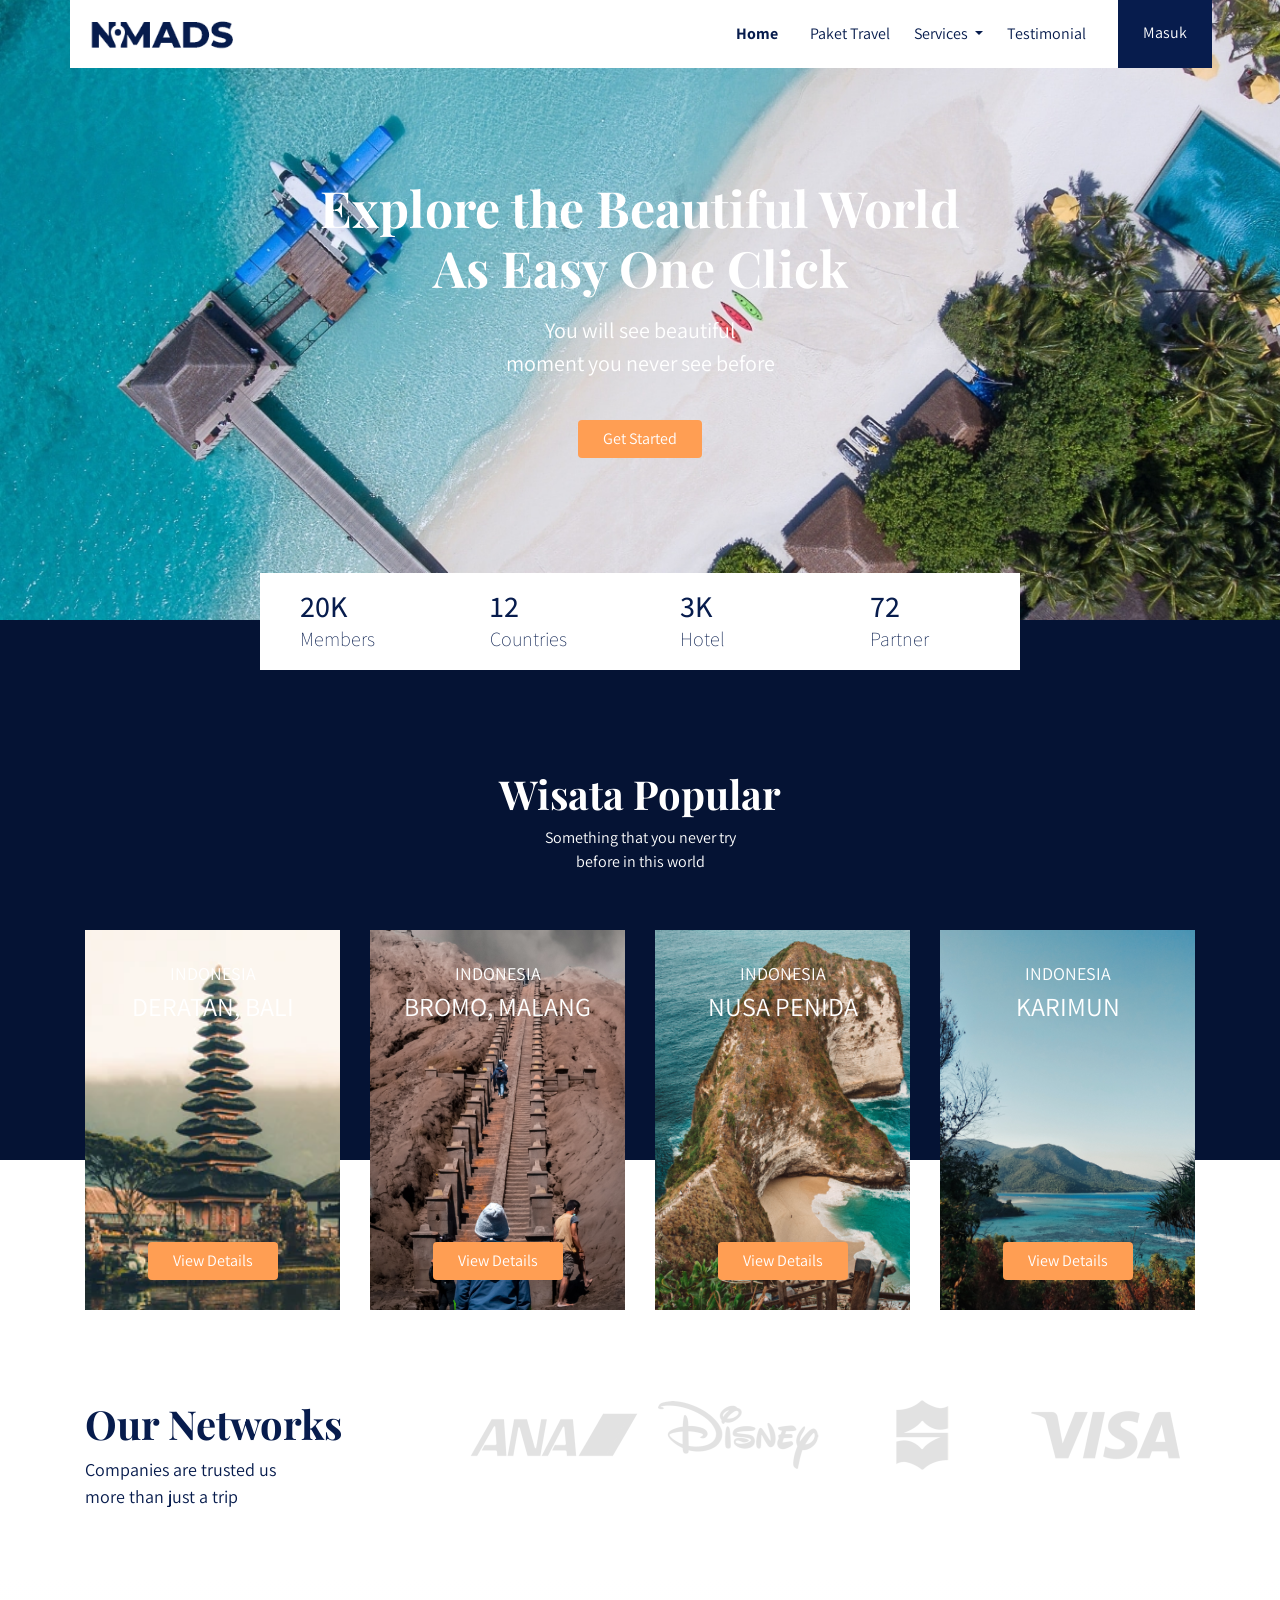
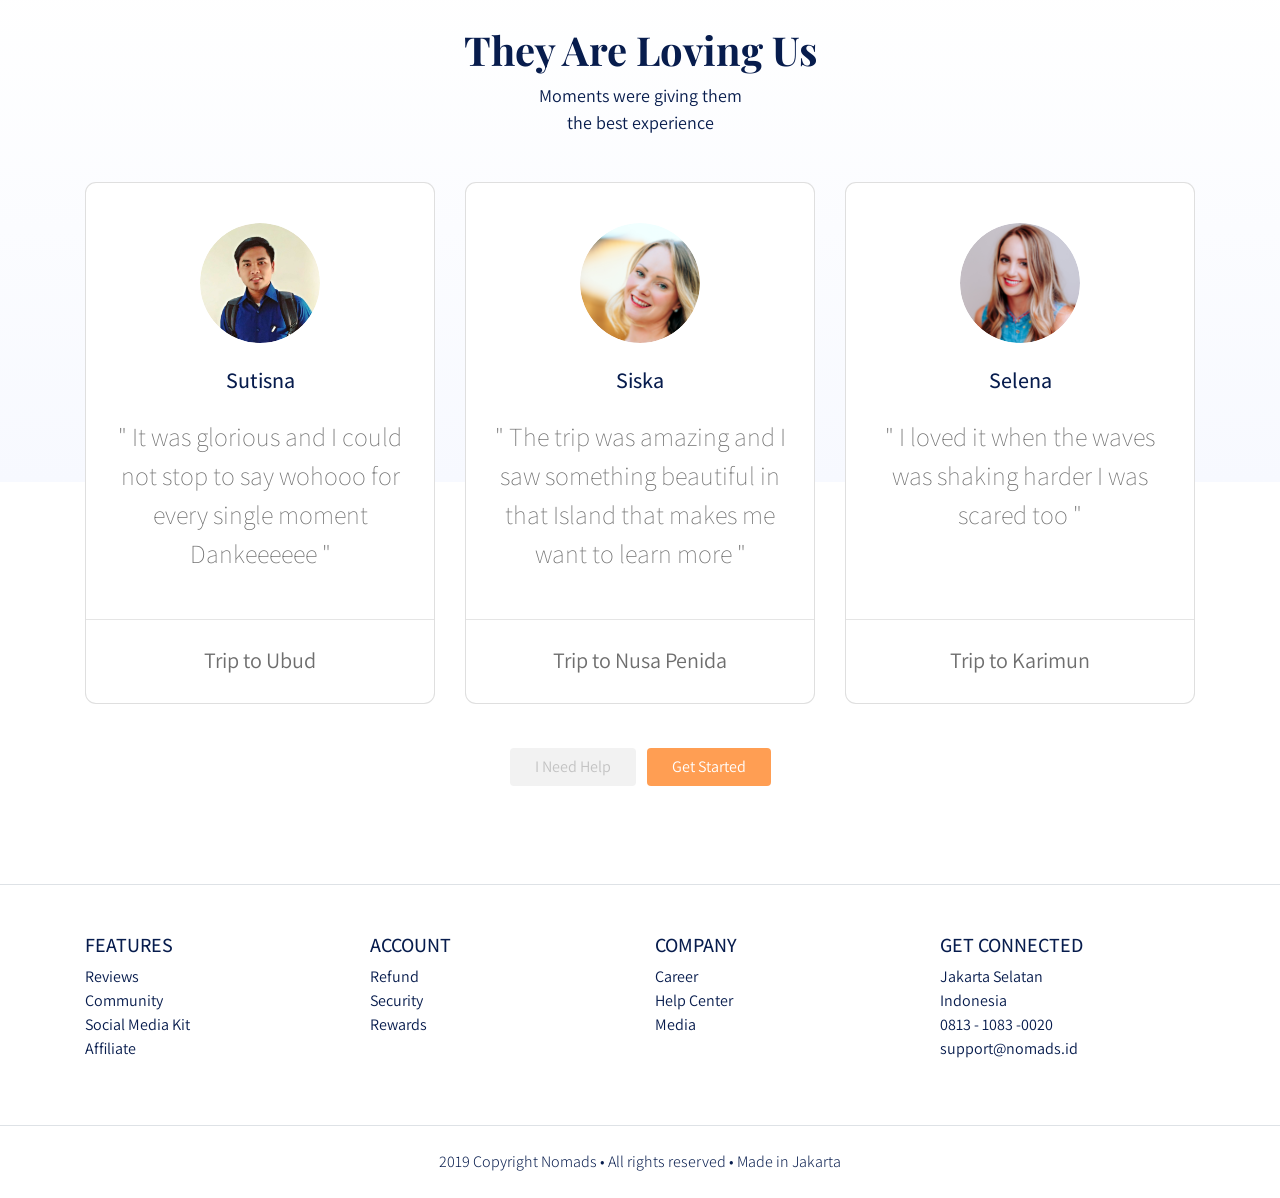
<file: index.html>
<!DOCTYPE html>
<html lang="en">
<head>
    <meta charset="UTF-8">
    <meta name="viewport" content="width=device-width, initial-scale=1.0">
    <title>Document</title>
    <link rel="stylesheet" href="frontend/libraries/bootstrap/css/bootstrap.css">
    <link rel="preconnect" href="https://fonts.gstatic.com">
    <link href="https://fonts.googleapis.com/css2?family=Assistant:wght@200;300;400;500;600;700;800&family=Playfair+Display:ital,wght@0,400;0,500;0,600;0,700;0,800;0,900;1,400;1,500;1,600;1,700;1,800;1,900&display=swap" rel="stylesheet">
    <link rel="stylesheet" href="frontend/styles/main.css">
</head>
<body>
    <!-- navbar -->
    <div class="container">
        <nav class="row navbar navbar-expand-lg navbar-light bg-white">
            <a href="#" class="navbar-brand">
                <img src="frontend/images/logo.png" alt="Logo NOMADS"/>
            </a>
            <button class="navbar-toggler navbar-toggler-right" type="button" data-toggle="collapse" data-target="#navb">
            <span class="navbar-toggler-icon"></span>
            </button>
            <div class="collapse navbar-collapse" id="navb">
                <ul class="navbar-nav ml-auto mr-3">
                    <li class="nav-item mx-md-2">
                        <a href="#" class="nav-link active">Home</a>
                    </li>
                    <li class="nav-item mx-md-2">
                        <a href="#" class="nav-link">Paket Travel</a>
                    </li>
                    <li class="nav-item dropdown">
                        <a href="#" class="nav-link dropdown-toggle" id="navbardrop" data-toggle="dropdown">
                            Services
                        </a>
                        <div class="dropdown-menu">
                            <a href="#" class="dropdown-item">Link</a>
                            <a href="#" class="dropdown-item">Link</a>
                            <a href="#" class="dropdown-item">Link</a>
                        </div>
                    </li>
                    <li class="nav-item mx-md-2">
                        <a href="#" class="nav-link">Testimonial</a>
                    </li>                    
                </ul>
                <!-- Mobile Button -->
                <form class="form-inline d-sm-block d-md-none">
                    <button class="btn btn-login my-2 my-sm-0">
                        Masuk
                    </button>
                </form>
                <!-- Dekstop Button -->
                <form class="form-inline my-2 my-lg-0 d-none d-md-block">
                    <button class="btn btn-login btn-navbar-right my-2 my-sm-0 px-4">
                        Masuk
                    </button>
                </form>
            </div>
        </nav>
    </div>

    <!-- header -->
    <header class="text-center">
        <h1>Explore the Beautiful World
            <br>
            As Easy One Click
        </h1>

        <p class="mt-3">You will see beautiful
            <br>
            moment you never see before
        </p>
        <a href="#" class="btn btn-get-started px-4 mt-4">
            Get Started
        </a>

    </header>

    <main>
        <div class="container">
            <section class="section-stats row justify-content-center" id="stats">
                <div class="col-3 col-md-2 stats-detail">
                    <h2>20K</h2>
                    <p>Members</p>
                </div>
                <div class="col-3 col-md-2 stats-detail">
                    <h2>12</h2>
                    <p>Countries</p>
                </div>
                <div class="col-3 col-md-2 stats-detail">
                    <h2>3K</h2>
                    <p>Hotel</p>
                </div>
                <div class="col-3 col-md-2 stats-detail">
                    <h2>72</h2>
                    <p>Partner</p>
                </div>
            </section>
        </div>

        <section class="section-popular" id="popular">
            <div class="container">
                <div class="row">
                    <div class="col text-center section-popular-heading">
                        <h2>Wisata Popular</h2>
                        <p>Something that you never try
                            <br>
                            before in this world</p>
                    </div>
                </div>
            </div>
        </section>

        <section class="section-popular-content" id="popularContent">
            <div class="container">
                <div class="section-popular-travel row justify-content-center">
                    <div class="col-sm-6 col-md-4 col-lg-3">
                        <div class="card-travel text-center d-flex flex-column" style="background-image: url('frontend/images/Popular1.png');">
                            <div class="travel-country">INDONESIA</div>
                            <div class="travel-location">DERATAN, BALI</div>
                            <div class="travel-button mt-auto">
                                <a href="details.html" class="btn btn-travel-details px-4">
                                    View Details
                                </a>
                            </div>
                        </div>
                    </div>
                    <div class="col-sm-6 col-md-4 col-lg-3">
                        <div class="card-travel text-center d-flex flex-column" style="background-image: url('frontend/images/Popular2.png');">
                            <div class="travel-country">INDONESIA</div>
                            <div class="travel-location">BROMO, MALANG</div>
                            <div class="travel-button mt-auto">
                                <a href="details.html" class="btn btn-travel-details px-4">
                                    View Details
                                </a>
                            </div>
                        </div>
                    </div>
                    <div class="col-sm-6 col-md-4 col-lg-3">
                        <div class="card-travel text-center d-flex flex-column" style="background-image: url('frontend/images/Popular3.png');">
                            <div class="travel-country">INDONESIA</div>
                            <div class="travel-location">NUSA PENIDA</div>
                            <div class="travel-button mt-auto">
                                <a href="details.html" class="btn btn-travel-details px-4">
                                    View Details
                                </a>
                            </div>
                        </div>
                    </div>
                    <div class="col-sm-6 col-md-4 col-lg-3">
                        <div class="card-travel text-center d-flex flex-column" style="background-image: url('frontend/images/Popular4.png');">
                            <div class="travel-country">INDONESIA</div>
                            <div class="travel-location">KARIMUN</div>
                            <div class="travel-button mt-auto">
                                <a href="details.html" class="btn btn-travel-details px-4">
                                    View Details
                                </a>
                            </div>
                        </div>
                    </div>
                </div>
            </div>
        </section>

        <section class="section-networks" id="networks">
            <div class="container">
                <div class="row">
                    <div class="col-md-4">
                        <h2>Our Networks</h2>
                        <p>Companies are trusted us
                            <br>
                            more than just a trip</p>
                    </div>
                    <div class="col-md-8 text-center">
                        <img src="frontend/images/Partner.png" alt="Logo Partner" class="img-partner">
                    </div>
                </div>
            </div>
        </section>

        <section class="section-testimonial-heading" id="testimonialHeading">
            <container>
                <div class="row">
                    <div class="col text-center">
                        <h2>They Are Loving Us</h2>
                        <p>Moments were giving them
                            <br>
                            the best experience</p>
                    </div>
                </div>
            </container>
        </section>

        <section class="section-testimonial-content" id="testimonialContent">
            <div class="container">
                <div class="section-popular-travel row justify-content-center">
                    <div class="col-sm-6 col-md-6 col-lg-4">
                        <div class="card card-testimonial text-center">
                            <div class="testimonial-content">
                                <img src="frontend/images/Testimonial-1.png" alt="User" class="mb-4 rounded-circle">
                                <h3 class="mb-4">Sutisna</h3>
                                <p class="testimonial">
                                    " It was glorious and I could 
                                    not stop to say wohooo for 
                                    every single moment
                                    Dankeeeeee "
                                </p>
                            </div>
                            <hr>
                            <p class="trip-to mt-2">
                                Trip to Ubud
                            </p>
                        </div>
                    </div>
                    <div class="col-sm-6 col-md-6 col-lg-4">
                        <div class="card card-testimonial text-center">
                            <div class="testimonial-content">
                                <img src="frontend/images/Testimonial-2.png" alt="User" class="mb-4 rounded-circle">
                                <h3 class="mb-4">Siska</h3>
                                <p class="testimonial">
                                    " The trip was amazing and
                                    I saw something beautiful in
                                    that Island that makes me
                                    want to learn more "
                                </p>
                            </div>
                            <hr>
                            <p class="trip-to mt-2">
                                Trip to Nusa Penida
                            </p>
                        </div>
                    </div>
                    <div class="col-sm-6 col-md-6 col-lg-4">
                        <div class="card card-testimonial text-center">
                            <div class="testimonial-content">
                                <img src="frontend/images/Testimonial-3.png" alt="User" class="mb-4 rounded-circle">
                                <h3 class="mb-4">Selena</h3>
                                <p class="testimonial">
                                    " I loved it when the waves
                                    was shaking harder I was
                                    scared too "
                                </p>
                            </div>
                            <hr>
                            <p class="trip-to mt-2">
                                Trip to Karimun
                            </p>
                        </div>
                    </div>
                </div>

                <div class="row">
                    <div class="col-12 text-center">
                        <a href="#" class="btn btn-need-help px-4 mt-4 mx-1">
                            I Need Help
                        </a>
                        <a href="#" class="btn btn-get-started px-4 mt-4 mx-1">
                            Get Started
                        </a>
                    </div>
                </div>
            </div>
        </section>

    </main>

    <footer class="section-footer mt-5 mb-4 border-top">
        <div class="container pt-5 pb-5">
            <div class="row justify-content-center">
                <div class="col-12">
                    <div class="row">
                        <div class="col-12 col-lg-3">
                            <h5>FEATURES</h5>
                            <ul class="list-unstyled">
                                <li><a href="#"></a>Reviews</li>
                                <li><a href="#"></a>Community</li>
                                <li><a href="#"></a>Social Media Kit</li>
                                <li><a href="#"></a>Affiliate</li>
                            </ul>
                        </div>
                        <div class="col-12 col-lg-3">
                            <h5>ACCOUNT</h5>
                            <ul class="list-unstyled">
                                <li><a href="#"></a>Refund</li>
                                <li><a href="#"></a>Security</li>
                                <li><a href="#"></a>Rewards</li>
                            </ul>
                        </div>
                        <div class="col-12 col-lg-3">
                            <h5>COMPANY</h5>
                            <ul class="list-unstyled">
                                <li><a href="#"></a>Career</li>
                                <li><a href="#"></a>Help Center</li>
                                <li><a href="#"></a>Media</li>
                            </ul>
                        </div>
                        <div class="col-12 col-lg-3">
                            <h5>GET CONNECTED</h5>
                            <ul class="list-unstyled">
                                <li><a href="#"></a>Jakarta Selatan</li>
                                <li><a href="#"></a>Indonesia</li>
                                <li><a href="#"></a>0813 - 1083 -0020</li>
                                <li><a href="#"></a>support@nomads.id</li>
                            </ul>
                        </div>
                    </div>
                </div>
            </div>
        </div>

        <div class="container-fluid">
            <div class="row border-top justify-content-center align-items-center pt-4">
                <div class="col-auto text-gray-500 font-weight-light">
                    2019 Copyright Nomads • All rights reserved • Made in Jakarta
                </div>
            </div>
        </div>
    </footer>


    <script src="frontend/libraries/jquery/jquery-3.5.1.min.js"></script>
    <script src="frontend/libraries/bootstrap/js/bootstrap.js"></script>
    <script src="frontend/libraries/retina/retina.min.js"></script>
</body>
</html>
</file>
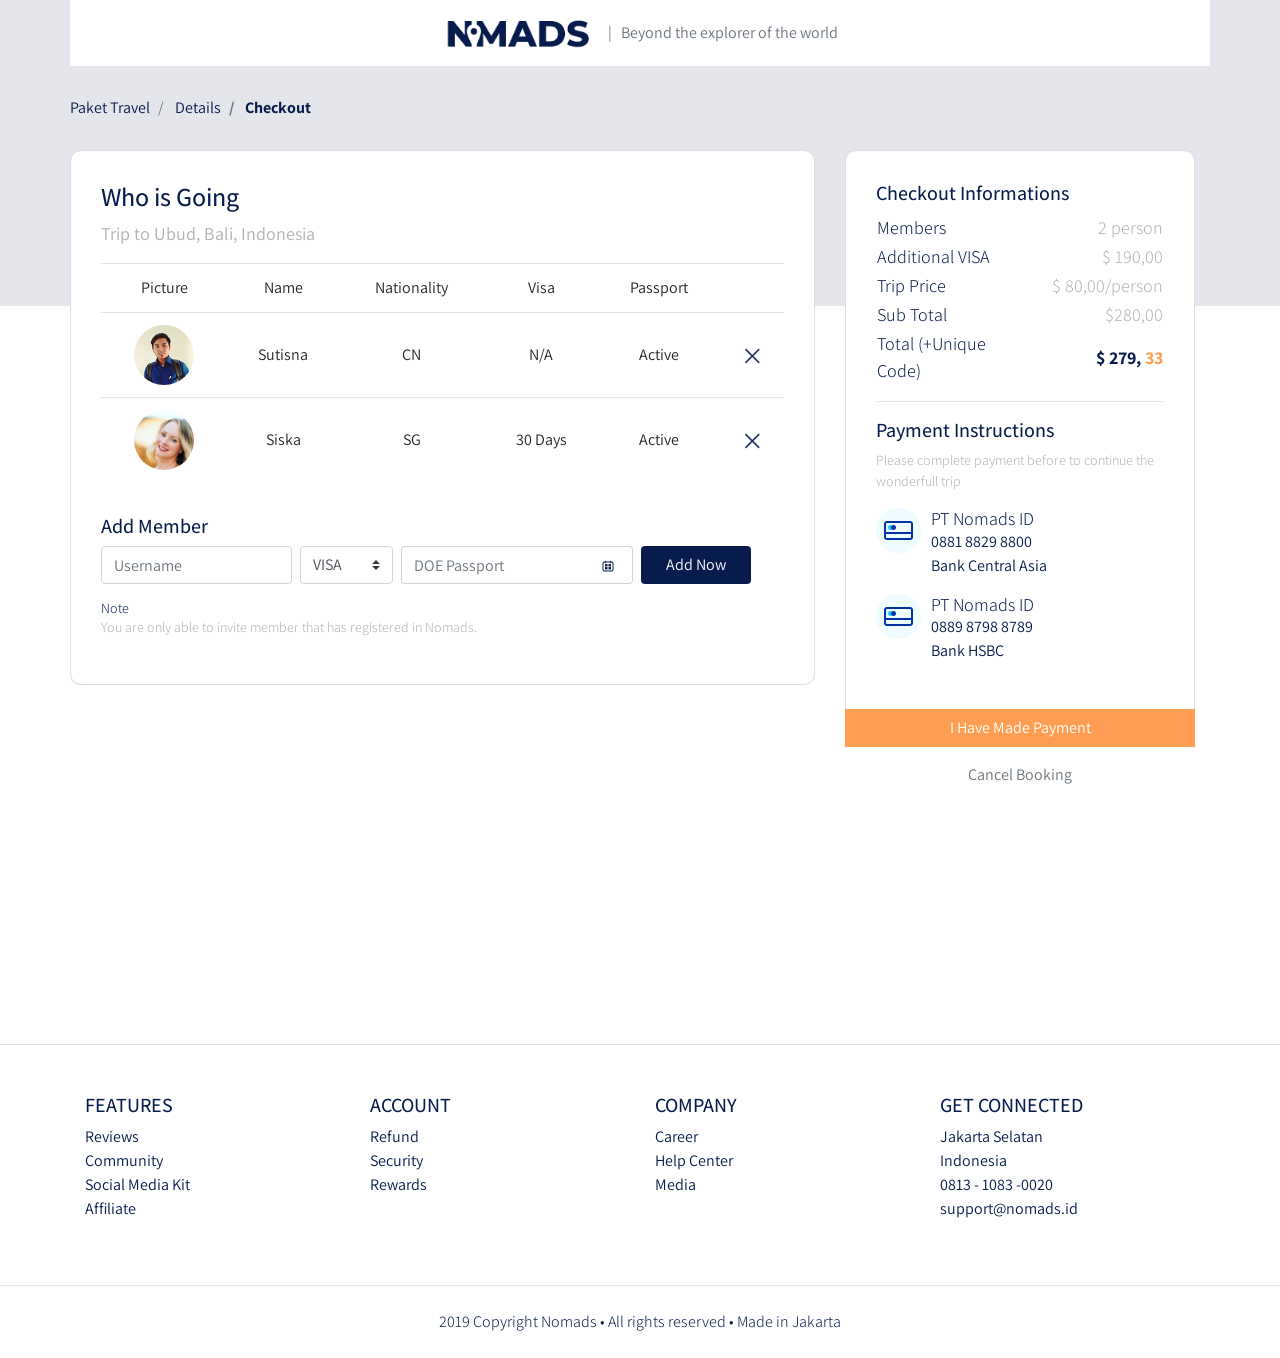
<file: checkout.html>
<!DOCTYPE html>
<html lang="en">
<head>
    <meta charset="UTF-8">
    <meta name="viewport" content="width=device-width, initial-scale=1.0">
    <title>Document</title>
    <link rel="stylesheet" href="frontend/libraries/bootstrap/css/bootstrap.css">
    <link rel="stylesheet" href="frontend/libraries/xzoom/xzoom.css">
    <link rel="stylesheet" href="frontend/libraries/gijgo/css/gijgo.min.css">
    <link rel="preconnect" href="https://fonts.gstatic.com">
    <link href="https://fonts.googleapis.com/css2?family=Assistant:wght@200;300;400;500;600;700;800&family=Playfair+Display:ital,wght@0,400;0,500;0,600;0,700;0,800;0,900;1,400;1,500;1,600;1,700;1,800;1,900&display=swap" rel="stylesheet">
    <link rel="stylesheet" href="frontend/styles/main.css">
</head>
<body>
    <!-- navbar -->
    <div class="container">
        <nav class="row navbar navbar-expand-lg navbar-light bg-white">
            <div class="navbar-nav ml-auto mr-auto mr-sm-auto mr-lg-0 mr-md-auto">
                <a href="index.html" class="navbar-brand">
                    <img src="frontend/images/logo.png" alt="">
                </a>
            </div>
            <ul class="navbar-nav mr-auto d-none d-lg-block">
                <li>
                    <span class="text-muted"> | &nbsp; Beyond the explorer of the world</span>
                </li>
            </ul>
        </nav>
    </div>

    <main>
        <section class="section-details-header">   
        </section>

        <section class="section-details-content">
            <div class="container">
                <div class="row">
                    <div class="col p-0">
                        <nav>
                            <ol class="breadcrumb">
                                <li class="breadcrumb-item">
                                    Paket Travel
                                </li>
                                <li class="breadcrumb-item">
                                    Details
                                </li>
                                <li class="breadcrumb-item active">
                                    Checkout
                                </li>
                            </ol>
                        </nav>
                    </div>
                </div>

                <div class="row">
                    <div class="col-lg-8 pl-lg-0">
                        <div class="card card-details">
                            <h1>Who is Going</h1>
                            <p>Trip to Ubud, Bali, Indonesia</p>
                            
                            <div class="attendee">
                                <table class="table table-responsive-sm text-center">
                                    <thead>
                                        <tr>
                                            <td>Picture</td>
                                            <td>Name</td>
                                            <td>Nationality</td>
                                            <td>Visa</td>
                                            <td>Passport</td>
                                            <td></td>
                                        </tr>
                                    </thead>

                                    <tbody>
                                        <tr>
                                            <td>
                                                <img src="frontend/images/avatar1.png" height="60">
                                            </td>
                                            <td class="align-middle">
                                                Sutisna
                                            </td>
                                            <td class="align-middle">
                                                CN
                                            </td>
                                            <td class="align-middle">
                                                N/A
                                            </td>
                                            <td class="align-middle">
                                                Active
                                            </td>
                                            <td class="align-middle">
                                                <a href="#">
                                                    <img src="frontend/images/ic_Remove.png" alt="">
                                                </a>
                                            </td>
                                        </tr>

                                        <tr>
                                            <td>
                                                <img src="frontend/images/avatar2.png" height="60">
                                            </td>
                                            <td class="align-middle">
                                                Siska
                                            </td>
                                            <td class="align-middle">
                                                SG
                                            </td>
                                            <td class="align-middle">
                                                30 Days
                                            </td>
                                            <td class="align-middle">
                                                Active
                                            </td>
                                            <td class="align-middle">
                                                <a href="#">
                                                    <img src="frontend/images/ic_Remove.png" alt="">
                                                </a>
                                            </td>
                                        </tr>
                                    </tbody>
                                </table>
                            </div>

                            <div class="member mt-3">
                                <h2>Add Member</h2>
                                <form class="form-inline">
                                    <label for="inputUsername" class="sr-only">Name</label>
                                    <input type="text" name="inputUsername" class="form-control mb-2 mr-sm-2" id="inputUsername" placeholder="Username"/>

                                    <label for="inputVisa" class="sr-only">Visa</label>
                                    <select name="inputVisa" id="inputVisa" class="custom-select mb-2 mr-sm-2">
                                        <option value="VISA" selected>VISA</option>
                                        <option value="30 Days">30 Days</option>
                                        <option value="N/A">N/A</option>
                                    </select>

                                    <label for="doePassport" class="sr-only">DOE Passport</label>
                                    <div class="input-group mb-2 mr-sm-2">
                                        <input type="text" class="form-control datepicker" id="doePassport" placeholder="DOE Passport"/>
                                    </div>

                                    <button type="submit" class="btn btn-add-now mb-2 px-4">
                                        Add Now
                                    </button>
                                </form>

                                <h3 class="mt-2 mb-0">Note</h3>
                                <p class="disclaimer mb0">You are only able to invite member that has registered in Nomads.</p>
                            </div>
                        </div>
                    </div>

                    <div class="col-lg-4">
                        <div class="card card-details card-right">                               
                            <h2>Checkout Informations</h2>
                            <table class="trip-informations">
                                <tr>
                                    <th width="50%">Members</th>
                                    <td width="50%" class="text-right">
                                        2 person
                                    </td>
                                </tr>
                                <tr>
                                    <th width="50%">Additional VISA</th>
                                    <td width="50%" class="text-right">
                                        $ 190,00
                                    </td>
                                </tr>
                                <tr>
                                    <th width="50%">Trip Price</th>
                                    <td width="50%" class="text-right">
                                        $ 80,00/person
                                    </td>
                                </tr>
                                <tr>
                                    <th width="50%">Sub Total</th>
                                    <td width="50%" class="text-right">
                                        $280,00
                                    </td>
                                </tr>
                                <tr>
                                    <th width="50%">Total (+Unique Code)</th>
                                    <td width="50%" class="text-right text-total">
                                        <span class="text-blue">$ 279,</span>
                                        <span class="text-orange">33</span>
                                    </td>
                                </tr>
                            </table>
                            <hr>
                            <h2>Payment Instructions</h2>
                            <p class="payment-instruction">
                                Please complete payment before to continue the wonderfull trip
                            </p>
                            <div class="bank">
                                <div class="bank-item pb-3">
                                    <img src="frontend/images/ic_Bank.png" alt="" class="bank-image">
                                    <div class="description">
                                        <h3>PT Nomads ID</h3>
                                        <P>
                                            0881 8829 8800
                                            <br />
                                            Bank Central Asia
                                        </P>
                                    </div>
                                    <div class="clearfix"></div>
                                </div>
                                <div class="bank-item pb-3">
                                    <img src="frontend/images/ic_Bank.png" alt="" class="bank-image">
                                    <div class="description">
                                        <h3>PT Nomads ID</h3>
                                        <P>
                                            0889 8798 8789
                                            <br />
                                            Bank HSBC 
                                        </P>
                                    </div>
                                    <div class="clearfix"></div>
                                </div>
                            </div>
                        </div>

                        <div class="join-container">
                            <a href="success.html" class="btn btn-block btn-join-now mt-3 p-y2">
                                I Have Made Payment
                            </a>
                        </div>
                        <div class="text-center mt-3">
                            <a href="details.html" class="text-muted">Cancel Booking</a>
                        </div>
                    </div>
                </div>
            </div>
        </section>
    </main>

    <footer class="section-footer mt-5 mb-4 border-top">
        <div class="container pt-5 pb-5">
            <div class="row justify-content-center">
                <div class="col-12">
                    <div class="row">
                        <div class="col-12 col-lg-3">
                            <h5>FEATURES</h5>
                            <ul class="list-unstyled">
                                <li><a href="#"></a>Reviews</li>
                                <li><a href="#"></a>Community</li>
                                <li><a href="#"></a>Social Media Kit</li>
                                <li><a href="#"></a>Affiliate</li>
                            </ul>
                        </div>
                        <div class="col-12 col-lg-3">
                            <h5>ACCOUNT</h5>
                            <ul class="list-unstyled">
                                <li><a href="#"></a>Refund</li>
                                <li><a href="#"></a>Security</li>
                                <li><a href="#"></a>Rewards</li>
                            </ul>
                        </div>
                        <div class="col-12 col-lg-3">
                            <h5>COMPANY</h5>
                            <ul class="list-unstyled">
                                <li><a href="#"></a>Career</li>
                                <li><a href="#"></a>Help Center</li>
                                <li><a href="#"></a>Media</li>
                            </ul>
                        </div>
                        <div class="col-12 col-lg-3">
                            <h5>GET CONNECTED</h5>
                            <ul class="list-unstyled">
                                <li><a href="#"></a>Jakarta Selatan</li>
                                <li><a href="#"></a>Indonesia</li>
                                <li><a href="#"></a>0813 - 1083 -0020</li>
                                <li><a href="#"></a>support@nomads.id</li>
                            </ul>
                        </div>
                    </div>
                </div>
            </div>
        </div>

        <div class="container-fluid">
            <div class="row border-top justify-content-center align-items-center pt-4">
                <div class="col-auto text-gray-500 font-weight-light">
                    2019 Copyright Nomads • All rights reserved • Made in Jakarta
                </div>
            </div>
        </div>
    </footer>


    <script src="frontend/libraries/jquery/jquery-3.5.1.min.js"></script>
    <script src="frontend/libraries/bootstrap/js/bootstrap.js"></script>
    <script src="frontend/libraries/retina/retina.min.js"></script>
    <script src="frontend/libraries/xzoom/xzoom.min.js"></script>
    <script src="frontend/libraries/gijgo/js/gijgo.min.js"></script>
    <script>
        $(document).ready(function(){
            $('.xzoom, .xzoom-gallery').xzoom({
                zoomWidth:500,
                title:false,
                tint:'#333',
                xoffset: 15
            });

            $('.datepicker').datepicker({
                uiLibrary: 'bootstrap4',
                icons: {
                    rightIcon: ' <img src="frontend/images/ic_doe.png" /> '
                }
            });
        });
    </script>
</body>
</html>
</file>
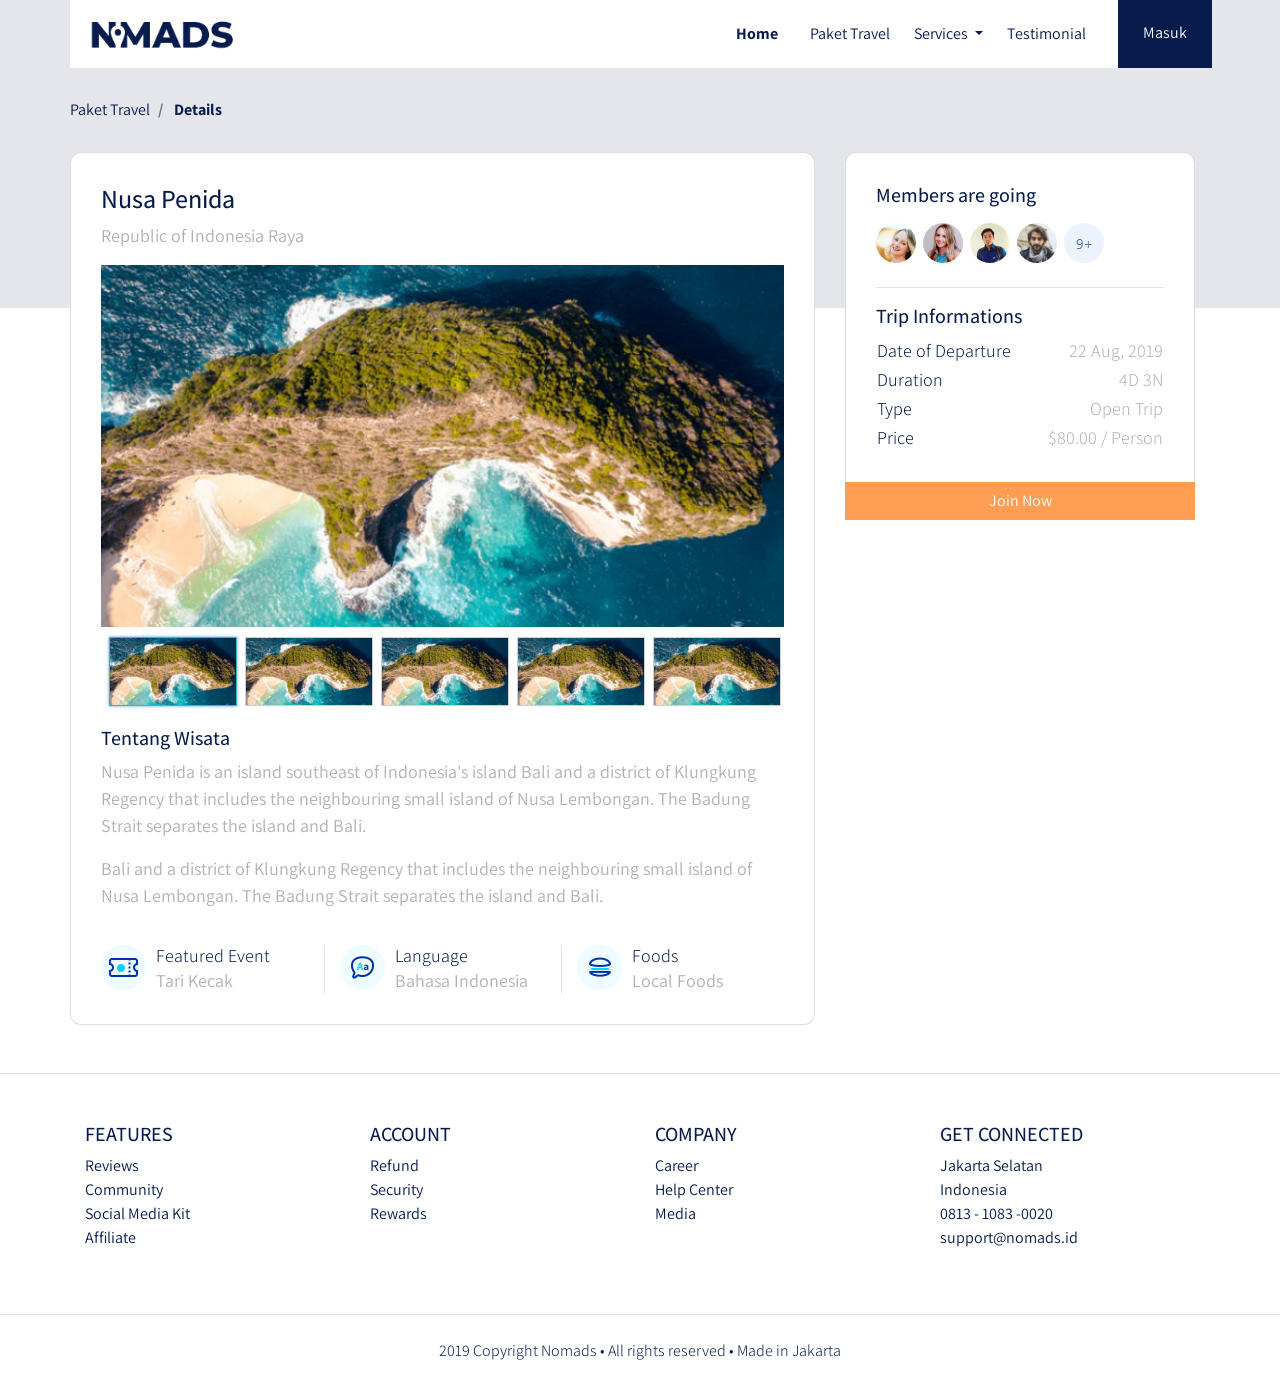
<file: details.html>
<!DOCTYPE html>
<html lang="en">
<head>
    <meta charset="UTF-8">
    <meta name="viewport" content="width=device-width, initial-scale=1.0">
    <title>Document</title>
    <link rel="stylesheet" href="frontend/libraries/bootstrap/css/bootstrap.css">
    <link rel="stylesheet" href="frontend/libraries/xzoom/xzoom.css">
    <link rel="preconnect" href="https://fonts.gstatic.com">
    <link href="https://fonts.googleapis.com/css2?family=Assistant:wght@200;300;400;500;600;700;800&family=Playfair+Display:ital,wght@0,400;0,500;0,600;0,700;0,800;0,900;1,400;1,500;1,600;1,700;1,800;1,900&display=swap" rel="stylesheet">
    <link rel="stylesheet" href="frontend/styles/main.css">
</head>
<body>
    <!-- navbar -->
    <div class="container">
        <nav class="row navbar navbar-expand-lg navbar-light bg-white">
            <a href="#" class="navbar-brand">
                <img src="frontend/images/logo.png" alt="Logo NOMADS"/>
            </a>
            <button class="navbar-toggler navbar-toggler-right" type="button" data-toggle="collapse" data-target="#navb">
            <span class="navbar-toggler-icon"></span>
            </button>
            <div class="collapse navbar-collapse" id="navb">
                <ul class="navbar-nav ml-auto mr-3">
                    <li class="nav-item mx-md-2">
                        <a href="#" class="nav-link active">Home</a>
                    </li>
                    <li class="nav-item mx-md-2">
                        <a href="#" class="nav-link">Paket Travel</a>
                    </li>
                    <li class="nav-item dropdown">
                        <a href="#" class="nav-link dropdown-toggle" id="navbardrop" data-toggle="dropdown">
                            Services
                        </a>
                        <div class="dropdown-menu">
                            <a href="#" class="dropdown-item">Link</a>
                            <a href="#" class="dropdown-item">Link</a>
                            <a href="#" class="dropdown-item">Link</a>
                        </div>
                    </li>
                    <li class="nav-item mx-md-2">
                        <a href="#" class="nav-link">Testimonial</a>
                    </li>                    
                </ul>
                <!-- Mobile Button -->
                <form class="form-inline d-sm-block d-md-none">
                    <button class="btn btn-login my-2 my-sm-0">
                        Masuk
                    </button>
                </form>
                <!-- Dekstop Button -->
                <form class="form-inline my-2 my-lg-0 d-none d-md-block">
                    <button class="btn btn-login btn-navbar-right my-2 my-sm-0 px-4">
                        Masuk
                    </button>
                </form>
            </div>
        </nav>
    </div>

    <main>
        <section class="section-details-header">   
        </section>

        <section class="section-details-content">
            <div class="container">
                <div class="row">
                    <div class="col p-0">
                        <nav>
                            <ol class="breadcrumb">
                                <li class="breadcrumb-item">
                                    Paket Travel
                                </li>
                                <li class="breadcrumb-item active">
                                    Details
                                </li>
                            </ol>
                        </nav>
                    </div>
                </div>

                <div class="row">
                    <div class="col-lg-8 pl-lg-0">
                        <div class="card card-details">
                            <h1>Nusa Penida</h1>
                            <p>Republic of Indonesia Raya</p>
                            <div class="gallery">
                                <div class="xzoom-container">
                                    <img src="frontend/images/details1.png" class="xzoom" id="xzoom-default" xoriginal="frontend/images/details1.png">
                                </div>
                                <div class="xzoom-thumbs">
                                    <a href="frontend/images/details1.png">
                                    <img src="frontend/images/details1.png" class="xzoom-gallery" width="128" xpreview="frontend/images/details1.png" />
                                    </a>
                                    <a href="frontend/images/details1.png">
                                    <img src="frontend/images/details1.png" class="xzoom-gallery" width="128" xpreview="frontend/images/details1.png" />
                                    </a>
                                    <a href="frontend/images/details1.png">
                                    <img src="frontend/images/details1.png" class="xzoom-gallery" width="128" xpreview="frontend/images/details1.png" />
                                    </a>
                                    <a href="frontend/images/details1.png">
                                    <img src="frontend/images/details1.png" class="xzoom-gallery" width="128" xpreview="frontend/images/details1.png" />
                                    </a>
                                    <a href="frontend/images/details1.png">
                                    <img src="frontend/images/details1.png" class="xzoom-gallery" width="128" xpreview="frontend/images/details1.png" />
                                    </a>
                                </div>
                            </div>
                            <h2>Tentang Wisata</h2>
                            <p>Nusa Penida is an island southeast of Indonesia's island Bali and a district of Klungkung
                                Regency that includes the neighbouring small island of Nusa Lembongan. The Badung
                                Strait separates the island and Bali.</p>
                            
                            <p>Bali and a district of Klungkung Regency that includes the neighbouring small island of 
                                Nusa Lembongan. The Badung Strait separates the island and Bali.</p>

                                <div class="features row">
                                    <div class="col-md-4">
                                        <img src="frontend/images/ic_Event.png" alt="" class="features-image" />
                                        <div class="description">
                                            <h3>Featured Event</h3>
                                            <p>Tari Kecak</p>
                                        </div>
                                    </div>
                                    <div class="col-md-4 border-left">
                                        <img src="frontend/images/ic_Bahasa.png" alt="" class="features-image" />
                                        <div class="description">
                                            <h3>Language</h3>
                                            <p>Bahasa Indonesia</p>
                                        </div>
                                    </div>
                                    <div class="col-md-4 border-left">
                                        <img src="frontend/images/ic_Foods.png" alt="" class="features-image" />
                                        <div class="description">
                                            <h3>Foods</h3>
                                            <p>Local Foods</p>
                                        </div>
                                    </div>
                                </div>
                        </div>
                    </div>

                    <div class="col-lg-4">
                        <div class="card card-details card-right">
                            <h2>Members are going</h2>
                            <div class="members my-2">
                                <img src="frontend/images/member1.png" class="member-image mr-1"/>
                                <img src="frontend/images/member2.png" class="member-image mr-1"/>
                                <img src="frontend/images/member3.png" class="member-image mr-1"/>
                                <img src="frontend/images/member4.png" class="member-image mr-1"/>
                                <img src="frontend/images/member5.png" class="member-image mr-1"/>
                            </div>
                            <hr>
                            <h2>Trip Informations</h2>
                            <table class="trip-informations">
                                <tr>
                                    <th width="50%">Date of Departure</th>
                                    <td width="50%" class="text-right">
                                        22 Aug, 2019
                                    </td>
                                </tr>
                                <tr>
                                    <th width="50%">Duration</th>
                                    <td width="50%" class="text-right">
                                        4D 3N
                                    </td>
                                </tr>
                                <tr>
                                    <th width="50%">Type</th>
                                    <td width="50%" class="text-right">
                                        Open Trip
                                    </td>
                                </tr>
                                <tr>
                                    <th width="50%">Price</th>
                                    <td width="50%" class="text-right">
                                        $80.00 / Person
                                    </td>
                                </tr>
                            </table>
                        </div>

                        <div class="join-container">
                            <a href="checkout.html" class="btn btn-block btn-join-now mt-3 p-y2">
                                Join Now
                            </a>
                        </div>
                    </div>
                </div>
            </div>
        </section>
    </main>

    <footer class="section-footer mt-5 mb-4 border-top">
        <div class="container pt-5 pb-5">
            <div class="row justify-content-center">
                <div class="col-12">
                    <div class="row">
                        <div class="col-12 col-lg-3">
                            <h5>FEATURES</h5>
                            <ul class="list-unstyled">
                                <li><a href="#"></a>Reviews</li>
                                <li><a href="#"></a>Community</li>
                                <li><a href="#"></a>Social Media Kit</li>
                                <li><a href="#"></a>Affiliate</li>
                            </ul>
                        </div>
                        <div class="col-12 col-lg-3">
                            <h5>ACCOUNT</h5>
                            <ul class="list-unstyled">
                                <li><a href="#"></a>Refund</li>
                                <li><a href="#"></a>Security</li>
                                <li><a href="#"></a>Rewards</li>
                            </ul>
                        </div>
                        <div class="col-12 col-lg-3">
                            <h5>COMPANY</h5>
                            <ul class="list-unstyled">
                                <li><a href="#"></a>Career</li>
                                <li><a href="#"></a>Help Center</li>
                                <li><a href="#"></a>Media</li>
                            </ul>
                        </div>
                        <div class="col-12 col-lg-3">
                            <h5>GET CONNECTED</h5>
                            <ul class="list-unstyled">
                                <li><a href="#"></a>Jakarta Selatan</li>
                                <li><a href="#"></a>Indonesia</li>
                                <li><a href="#"></a>0813 - 1083 -0020</li>
                                <li><a href="#"></a>support@nomads.id</li>
                            </ul>
                        </div>
                    </div>
                </div>
            </div>
        </div>

        <div class="container-fluid">
            <div class="row border-top justify-content-center align-items-center pt-4">
                <div class="col-auto text-gray-500 font-weight-light">
                    2019 Copyright Nomads • All rights reserved • Made in Jakarta
                </div>
            </div>
        </div>
    </footer>


    <script src="frontend/libraries/jquery/jquery-3.5.1.min.js"></script>
    <script src="frontend/libraries/bootstrap/js/bootstrap.js"></script>
    <script src="frontend/libraries/retina/retina.min.js"></script>
    <script src="frontend/libraries/xzoom/xzoom.min.js"></script>
    <script>
        $(document).ready(function(){
            $('.xzoom, .xzoom-gallery').xzoom({
                zoomWidth:500,
                title:false,
                tint:'#333',
                xoffset: 15
            });
        });
    </script>
</body>
</html>
</file>
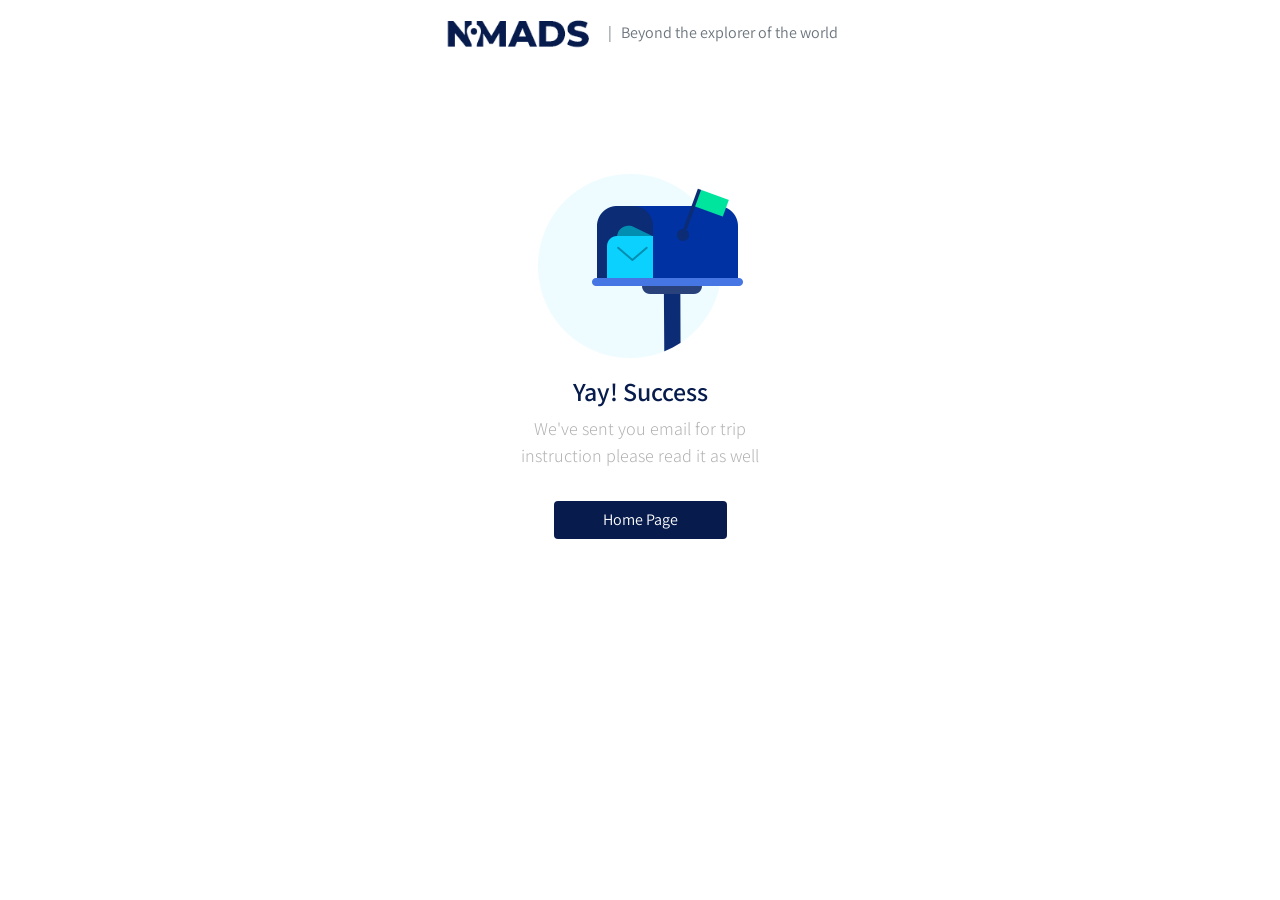
<file: success.html>
<!DOCTYPE html>
<html lang="en">
<head>
    <meta charset="UTF-8">
    <meta name="viewport" content="width=device-width, initial-scale=1.0">
    <title>Document</title>
    <link rel="stylesheet" href="frontend/libraries/bootstrap/css/bootstrap.css">
    <link rel="stylesheet" href="frontend/libraries/xzoom/xzoom.css">
    <link rel="stylesheet" href="frontend/libraries/gijgo/css/gijgo.min.css">
    <link rel="preconnect" href="https://fonts.gstatic.com">
    <link href="https://fonts.googleapis.com/css2?family=Assistant:wght@200;300;400;500;600;700;800&family=Playfair+Display:ital,wght@0,400;0,500;0,600;0,700;0,800;0,900;1,400;1,500;1,600;1,700;1,800;1,900&display=swap" rel="stylesheet">
    <link rel="stylesheet" href="frontend/styles/main.css">
</head>
<body>
    <!-- navbar -->
    <div class="container">
        <nav class="row navbar navbar-expand-lg navbar-light bg-white">
            <div class="navbar-nav ml-auto mr-auto mr-sm-auto mr-lg-0 mr-md-auto">
                <a href="index.html" class="navbar-brand">
                    <img src="frontend/images/logo.png" alt="">
                </a>
            </div>
            <ul class="navbar-nav mr-auto d-none d-lg-block">
                <li>
                    <span class="text-muted"> | &nbsp; Beyond the explorer of the world</span>
                </li>
            </ul>
        </nav>
    </div>

    <main>
        <div class="section-success d-flex align-item-center">
            <div class="col text-center">
                <img src="frontend/images/ic_mail.png" alt="" />
                <h1>Yay! Success</h1>
                <p>
                    We've sent you email for trip 
                    <br />
                    instruction please read it as well
                </p>
                <a href="index.html" class="btn btn-home-page mt-3 px-5">Home Page</a>
            </div>
        </div>
    </main>

    


    <script src="frontend/libraries/jquery/jquery-3.5.1.min.js"></script>
    <script src="frontend/libraries/bootstrap/js/bootstrap.js"></script>
    <script src="frontend/libraries/retina/retina.min.js"></script>
    <script src="frontend/libraries/xzoom/xzoom.min.js"></script>
    <script src="frontend/libraries/gijgo/js/gijgo.min.js"></script>
    <script>
        $(document).ready(function(){
            $('.xzoom, .xzoom-gallery').xzoom({
                zoomWidth:500,
                title:false,
                tint:'#333',
                xoffset: 15
            });

            $('.datepicker').datepicker({
                uiLibrary: 'bootstrap4',
                icons: {
                    rightIcon: ' <img src="frontend/images/ic_doe.png" /> '
                }
            });
        });
    </script>
</body>
</html>
</file>
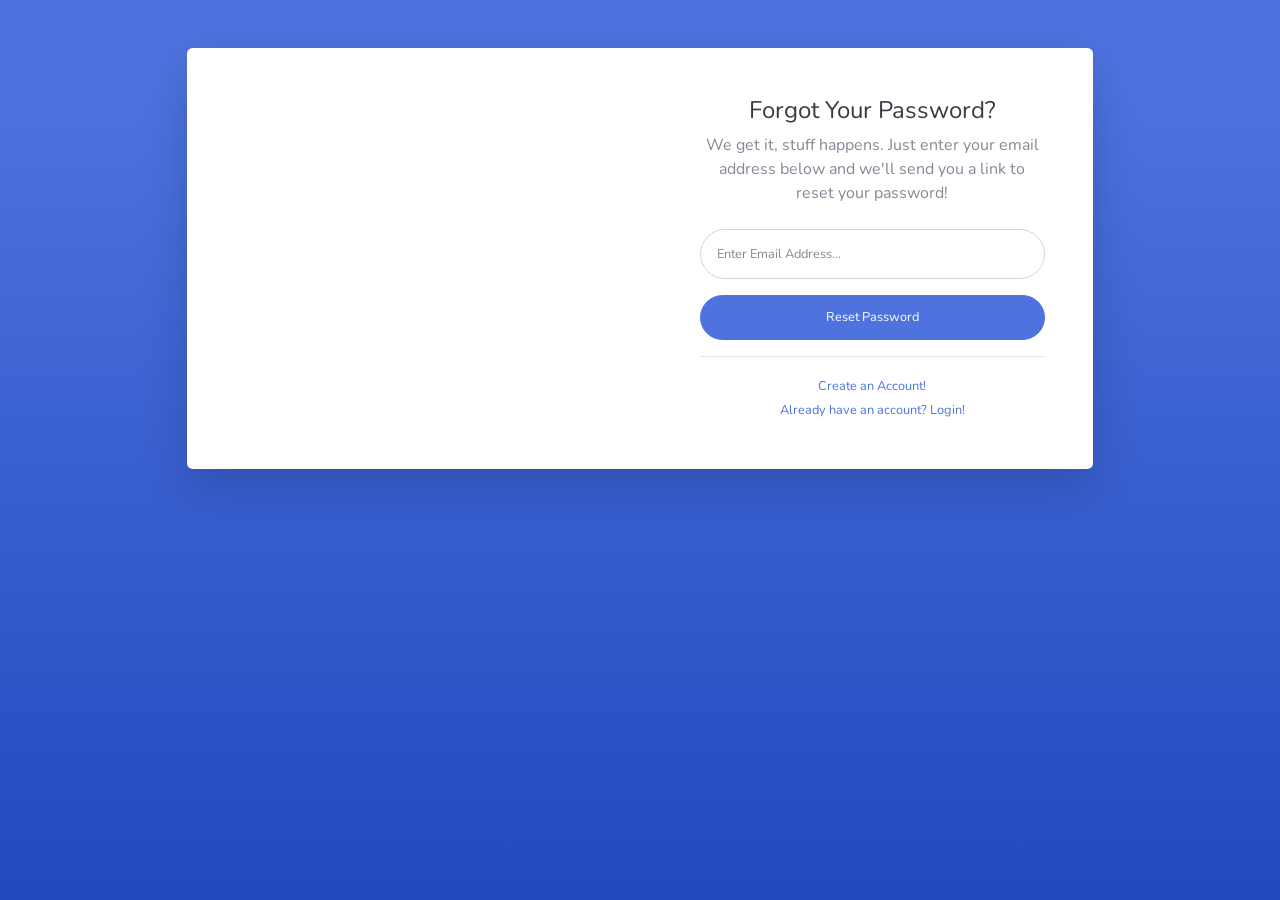
<file: public/backend/forgot-password.html>
<!DOCTYPE html>
<html lang="en">

<head>

    <meta charset="utf-8">
    <meta http-equiv="X-UA-Compatible" content="IE=edge">
    <meta name="viewport" content="width=device-width, initial-scale=1, shrink-to-fit=no">
    <meta name="description" content="">
    <meta name="author" content="">

    <title>SB Admin 2 - Forgot Password</title>

    <!-- Custom fonts for this template-->
    <link href="vendor/fontawesome-free/css/all.min.css" rel="stylesheet" type="text/css">
    <link
        href="https://fonts.googleapis.com/css?family=Nunito:200,200i,300,300i,400,400i,600,600i,700,700i,800,800i,900,900i"
        rel="stylesheet">

    <!-- Custom styles for this template-->
    <link href="css/sb-admin-2.min.css" rel="stylesheet">

</head>

<body class="bg-gradient-primary">

    <div class="container">

        <!-- Outer Row -->
        <div class="row justify-content-center">

            <div class="col-xl-10 col-lg-12 col-md-9">

                <div class="card o-hidden border-0 shadow-lg my-5">
                    <div class="card-body p-0">
                        <!-- Nested Row within Card Body -->
                        <div class="row">
                            <div class="col-lg-6 d-none d-lg-block bg-password-image"></div>
                            <div class="col-lg-6">
                                <div class="p-5">
                                    <div class="text-center">
                                        <h1 class="h4 text-gray-900 mb-2">Forgot Your Password?</h1>
                                        <p class="mb-4">We get it, stuff happens. Just enter your email address below
                                            and we'll send you a link to reset your password!</p>
                                    </div>
                                    <form class="user">
                                        <div class="form-group">
                                            <input type="email" class="form-control form-control-user"
                                                id="exampleInputEmail" aria-describedby="emailHelp"
                                                placeholder="Enter Email Address...">
                                        </div>
                                        <a href="login.html" class="btn btn-primary btn-user btn-block">
                                            Reset Password
                                        </a>
                                    </form>
                                    <hr>
                                    <div class="text-center">
                                        <a class="small" href="register.html">Create an Account!</a>
                                    </div>
                                    <div class="text-center">
                                        <a class="small" href="login.html">Already have an account? Login!</a>
                                    </div>
                                </div>
                            </div>
                        </div>
                    </div>
                </div>

            </div>

        </div>

    </div>

    <!-- Bootstrap core JavaScript-->
    <script src="vendor/jquery/jquery.min.js"></script>
    <script src="vendor/bootstrap/js/bootstrap.bundle.min.js"></script>

    <!-- Core plugin JavaScript-->
    <script src="vendor/jquery-easing/jquery.easing.min.js"></script>

    <!-- Custom scripts for all pages-->
    <script src="js/sb-admin-2.min.js"></script>

</body>

</html>
</file>
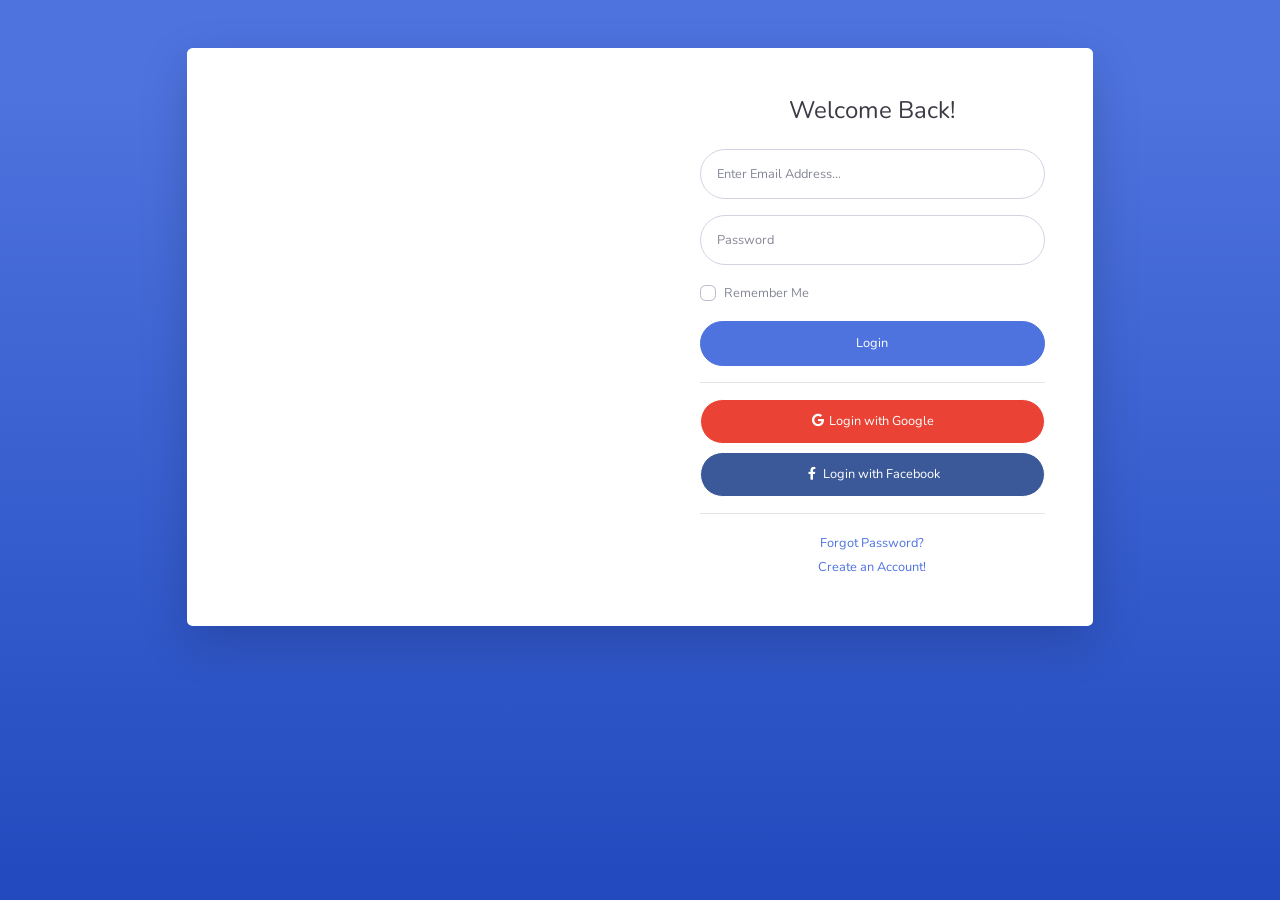
<file: public/backend/login.html>
<!DOCTYPE html>
<html lang="en">

<head>

    <meta charset="utf-8">
    <meta http-equiv="X-UA-Compatible" content="IE=edge">
    <meta name="viewport" content="width=device-width, initial-scale=1, shrink-to-fit=no">
    <meta name="description" content="">
    <meta name="author" content="">

    <title>SB Admin 2 - Login</title>

    <!-- Custom fonts for this template-->
    <link href="vendor/fontawesome-free/css/all.min.css" rel="stylesheet" type="text/css">
    <link
        href="https://fonts.googleapis.com/css?family=Nunito:200,200i,300,300i,400,400i,600,600i,700,700i,800,800i,900,900i"
        rel="stylesheet">

    <!-- Custom styles for this template-->
    <link href="css/sb-admin-2.min.css" rel="stylesheet">

</head>

<body class="bg-gradient-primary">

    <div class="container">

        <!-- Outer Row -->
        <div class="row justify-content-center">

            <div class="col-xl-10 col-lg-12 col-md-9">

                <div class="card o-hidden border-0 shadow-lg my-5">
                    <div class="card-body p-0">
                        <!-- Nested Row within Card Body -->
                        <div class="row">
                            <div class="col-lg-6 d-none d-lg-block bg-login-image"></div>
                            <div class="col-lg-6">
                                <div class="p-5">
                                    <div class="text-center">
                                        <h1 class="h4 text-gray-900 mb-4">Welcome Back!</h1>
                                    </div>
                                    <form class="user">
                                        <div class="form-group">
                                            <input type="email" class="form-control form-control-user"
                                                id="exampleInputEmail" aria-describedby="emailHelp"
                                                placeholder="Enter Email Address...">
                                        </div>
                                        <div class="form-group">
                                            <input type="password" class="form-control form-control-user"
                                                id="exampleInputPassword" placeholder="Password">
                                        </div>
                                        <div class="form-group">
                                            <div class="custom-control custom-checkbox small">
                                                <input type="checkbox" class="custom-control-input" id="customCheck">
                                                <label class="custom-control-label" for="customCheck">Remember
                                                    Me</label>
                                            </div>
                                        </div>
                                        <a href="index.html" class="btn btn-primary btn-user btn-block">
                                            Login
                                        </a>
                                        <hr>
                                        <a href="index.html" class="btn btn-google btn-user btn-block">
                                            <i class="fab fa-google fa-fw"></i> Login with Google
                                        </a>
                                        <a href="index.html" class="btn btn-facebook btn-user btn-block">
                                            <i class="fab fa-facebook-f fa-fw"></i> Login with Facebook
                                        </a>
                                    </form>
                                    <hr>
                                    <div class="text-center">
                                        <a class="small" href="forgot-password.html">Forgot Password?</a>
                                    </div>
                                    <div class="text-center">
                                        <a class="small" href="register.html">Create an Account!</a>
                                    </div>
                                </div>
                            </div>
                        </div>
                    </div>
                </div>

            </div>

        </div>

    </div>

    <!-- Bootstrap core JavaScript-->
    <script src="vendor/jquery/jquery.min.js"></script>
    <script src="vendor/bootstrap/js/bootstrap.bundle.min.js"></script>

    <!-- Core plugin JavaScript-->
    <script src="vendor/jquery-easing/jquery.easing.min.js"></script>

    <!-- Custom scripts for all pages-->
    <script src="js/sb-admin-2.min.js"></script>

</body>

</html>
</file>
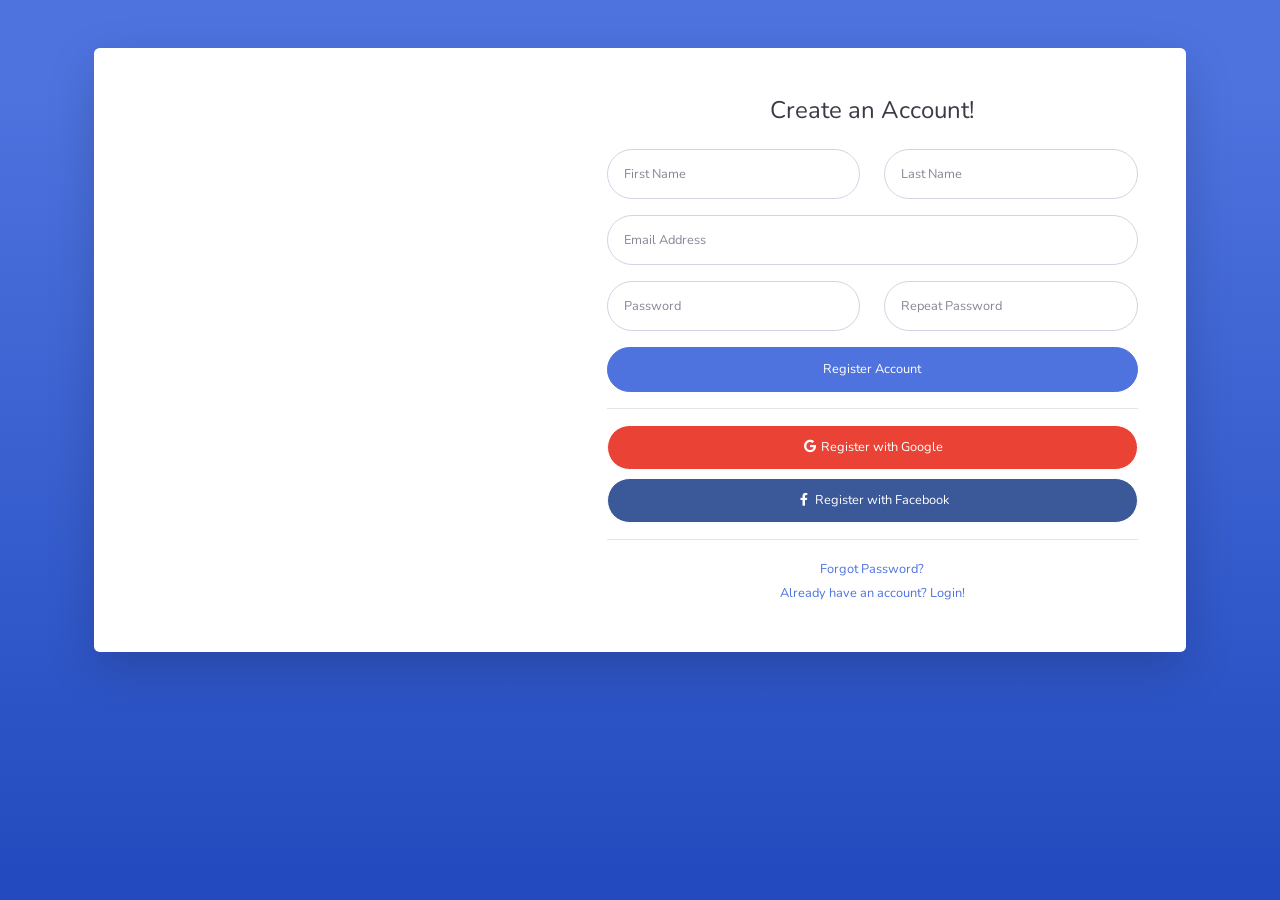
<file: public/backend/register.html>
<!DOCTYPE html>
<html lang="en">

<head>

    <meta charset="utf-8">
    <meta http-equiv="X-UA-Compatible" content="IE=edge">
    <meta name="viewport" content="width=device-width, initial-scale=1, shrink-to-fit=no">
    <meta name="description" content="">
    <meta name="author" content="">

    <title>SB Admin 2 - Register</title>

    <!-- Custom fonts for this template-->
    <link href="vendor/fontawesome-free/css/all.min.css" rel="stylesheet" type="text/css">
    <link
        href="https://fonts.googleapis.com/css?family=Nunito:200,200i,300,300i,400,400i,600,600i,700,700i,800,800i,900,900i"
        rel="stylesheet">

    <!-- Custom styles for this template-->
    <link href="css/sb-admin-2.min.css" rel="stylesheet">

</head>

<body class="bg-gradient-primary">

    <div class="container">

        <div class="card o-hidden border-0 shadow-lg my-5">
            <div class="card-body p-0">
                <!-- Nested Row within Card Body -->
                <div class="row">
                    <div class="col-lg-5 d-none d-lg-block bg-register-image"></div>
                    <div class="col-lg-7">
                        <div class="p-5">
                            <div class="text-center">
                                <h1 class="h4 text-gray-900 mb-4">Create an Account!</h1>
                            </div>
                            <form class="user">
                                <div class="form-group row">
                                    <div class="col-sm-6 mb-3 mb-sm-0">
                                        <input type="text" class="form-control form-control-user" id="exampleFirstName"
                                            placeholder="First Name">
                                    </div>
                                    <div class="col-sm-6">
                                        <input type="text" class="form-control form-control-user" id="exampleLastName"
                                            placeholder="Last Name">
                                    </div>
                                </div>
                                <div class="form-group">
                                    <input type="email" class="form-control form-control-user" id="exampleInputEmail"
                                        placeholder="Email Address">
                                </div>
                                <div class="form-group row">
                                    <div class="col-sm-6 mb-3 mb-sm-0">
                                        <input type="password" class="form-control form-control-user"
                                            id="exampleInputPassword" placeholder="Password">
                                    </div>
                                    <div class="col-sm-6">
                                        <input type="password" class="form-control form-control-user"
                                            id="exampleRepeatPassword" placeholder="Repeat Password">
                                    </div>
                                </div>
                                <a href="login.html" class="btn btn-primary btn-user btn-block">
                                    Register Account
                                </a>
                                <hr>
                                <a href="index.html" class="btn btn-google btn-user btn-block">
                                    <i class="fab fa-google fa-fw"></i> Register with Google
                                </a>
                                <a href="index.html" class="btn btn-facebook btn-user btn-block">
                                    <i class="fab fa-facebook-f fa-fw"></i> Register with Facebook
                                </a>
                            </form>
                            <hr>
                            <div class="text-center">
                                <a class="small" href="forgot-password.html">Forgot Password?</a>
                            </div>
                            <div class="text-center">
                                <a class="small" href="login.html">Already have an account? Login!</a>
                            </div>
                        </div>
                    </div>
                </div>
            </div>
        </div>

    </div>

    <!-- Bootstrap core JavaScript-->
    <script src="vendor/jquery/jquery.min.js"></script>
    <script src="vendor/bootstrap/js/bootstrap.bundle.min.js"></script>

    <!-- Core plugin JavaScript-->
    <script src="vendor/jquery-easing/jquery.easing.min.js"></script>

    <!-- Custom scripts for all pages-->
    <script src="js/sb-admin-2.min.js"></script>

</body>

</html>
</file>
<file: frontend/styles/main.css>
body {
  background-color: #ffffff;
  font-family: 'Assistant', sans-serif;
  color: #071c4d;
}

.navbar-brand img {
  max-height: 40px;
}

.navbar-light .navbar-nav .nav-link {
  color: #071c4d;
}

.navbar-light .navbar-nav .nav-link.active {
  font-weight: bold;
  color: #071c4d !important;
}

.btn-navbar-right {
  margin-top: -10px !important;
  margin-bottom: -8px !important;
  margin-right: -18px !important;
  height: 70px;
  border-radius: 0;
}

.btn-login {
  background-color: #071c4d;
  color: #ffffff;
}

.btn-login:hover {
  background-color: #1e3771;
  color: #ffffff;
}

header {
  padding: 180px 0 165px;
  margin-top: -70px;
  background-image: url("../images/header.jpg");
  background-size: cover;
}

header h1,
header p {
  color: #ffffff;
}

header h1 {
  font-family: 'Playfair Display', serif;
  font-weight: bold;
  font-size: 50px;
}

header p {
  font-size: 22px;
}

header .btn-get-started {
  background-color: #FF9E53;
  color: #ffffff;
}

header .btn-get-started:hover {
  background-color: #FFAA69;
  color: #ffffff;
}

.section-stats {
  margin-top: -50px;
}

.section-stats .stats-detail {
  padding-top: 15px;
  background-color: #ffffff;
  padding-left: 40px;
}

.section-stats h2 {
  font-size: 30px;
  margin-bottom: 0;
}

.section-stats p {
  font-size: 20px;
  font-weight: lighter;
}

.section-popular {
  min-height: 540px;
  background-color: #051334;
  margin-top: -50px;
  margin-bottom: -230px;
}

.section-popular .section-popular-heading {
  margin-top: 150px;
}

.section-popular .section-popular-heading h2,
.section-popular .section-popular-heading p {
  color: #ffffff;
}

.section-popular .section-popular-heading h2 {
  font-family: 'Playfair Display', serif;
  font-weight: bold;
  font-size: 40px;
}

.section-popular-content .section-popular-travel .card-travel {
  min-height: 380px;
  background-color: #dddddd;
  color: #ffffff;
  padding: 30px;
  background-size: cover;
  margin-bottom: 20px;
}

.section-popular-content .section-popular-travel .travel-country {
  font-size: 18px;
  color: #ffffff;
}

.section-popular-content .section-popular-travel .travel-location {
  font-size: 26px;
  color: #ffffff;
}

.section-popular-content .section-popular-travel .travel-button .btn-travel-details {
  background-color: #FF9E53;
  color: #ffffff;
}

.section-popular-content .section-popular-travel .travel-button .btn-travel-details:hover {
  background-color: #FFAA69;
  color: #ffffff;
}

.section-networks {
  background-color: #ffffff;
  margin-top: -170px;
  padding-top: 240px;
  padding-bottom: 50px;
}

.section-networks h2 {
  font-family: 'Playfair Display', serif;
  font-weight: bold;
  font-size: 40px;
}

.section-networks p {
  font-size: 18px;
}

.section-networks img {
  max-width: 100%;
}

.section-testimonial-heading {
  background: -webkit-gradient(linear, left top, left bottom, from(#fff), to(#f7f9ff));
  background: linear-gradient(#fff 0%, #f7f9ff 100%);
  padding-top: 50px;
  min-height: 506px;
}

.section-testimonial-heading h2 {
  font-family: 'Playfair Display', serif;
  font-weight: bold;
  font-size: 40px;
  text-align: center;
}

.section-testimonial-heading p {
  font-size: 18px;
}

.section-testimonial-content {
  margin-top: -300px;
  padding-bottom: 50px;
}

.section-testimonial-content .card-testimonial {
  padding: 40px 20px 10px;
  border-radius: 11px;
  margin-bottom: 20px;
}

.section-testimonial-content .card-testimonial .testimonial-content {
  min-height: 380px;
}

.section-testimonial-content .card-testimonial h3 {
  font-size: 22px;
}

.section-testimonial-content .card-testimonial .testimonial {
  font-weight: 200;
  font-size: 26px;
  color: #6e6e6e;
  min-height: 160px;
}

.section-testimonial-content .card-testimonial .trip-to {
  font-weight: normal;
  font-size: 22px;
  color: #6e6e6e;
}

.section-testimonial-content .card-testimonial hr {
  margin-left: -20px;
  margin-right: -20px;
}

.section-testimonial-content .btn-get-started {
  background-color: #FF9E53;
  color: #ffffff;
}

.section-testimonial-content .btn-get-started:hover {
  background-color: #FFAA69;
  color: #ffffff;
}

.section-testimonial-content .btn-need-help {
  background-color: #f2f2f2;
  color: #c3c3c3;
}

.section-testimonial-content .btn-need-help:hover {
  background-color: #fafafa;
  color: #c3c3c3;
}

.section-footer a {
  color: #071c4d;
}

.section-details-header {
  min-height: 310px;
  background: #e4e6eb;
  margin-top: -70px;
}

.section-details-content {
  margin-top: -210px;
  min-height: 100vh;
}

.section-details-content .breadcrumb {
  background-color: transparent;
  padding: 0px;
  margin-bottom: 30px;
}

.section-details-content .breadcrumb-item.active {
  font-weight: bold;
  color: #071c4d;
}

.section-details-content .card-details {
  padding: 30px;
  border-radius: 11px;
}

.section-details-content .card-details h1 {
  font-size: 26px;
}

.section-details-content .card-details h2 {
  font-size: 20px;
}

.section-details-content .card-details p {
  font-size: 18px;
  color: #b1b1b1;
}

.section-details-content .card-details h3 {
  font-weight: 300;
  font-size: 14px;
  color: #071c4d;
}

.section-details-content .card-details .trip-informations th {
  font-weight: 300;
  font-size: 18px;
  color: #071c4d;
}

.section-details-content .card-details .trip-informations td {
  font-weight: 300;
  font-size: 18px;
  color: #b1b1b1;
}

.section-details-content .card-details .trip-informations .text-blue {
  color: #071c4d;
  font-weight: bold;
}

.section-details-content .card-details .trip-informations .text-orange {
  color: #FF9E53;
  font-weight: bold;
}

.section-details-content .card-details .payment-instruction {
  font-weight: 300;
  font-size: 14px;
  color: #b1b1b1;
}

.section-details-content .card-details .bank .bank-item h3 {
  font-size: 18px;
  color: #071c4d;
  margin-bottom: 0;
}

.section-details-content .card-details .bank .bank-item p {
  margin-bottom: 0;
}

.section-details-content .card-details .bank .bank-item .description {
  margin-left: 10px;
  overflow: hidden;
  float: left;
}

.section-details-content .card-details .bank .bank-item .description p {
  font-weight: normal;
  font-size: 16px;
  color: #071c4d;
}

.section-details-content .card-details .bank .bank-image {
  width: 45px;
  height: 45px;
  float: left;
}

.section-details-content .card-details .disclaimer {
  font-weight: 300;
  font-size: 14px;
  color: #b1b1b1;
}

.section-details-content .card-details .gj-datepicker .datepicker {
  border-right: 0;
}

.section-details-content .card-details .gj-datepicker .input-group-append .btn {
  padding-right: 30px;
}

.section-details-content .card-details .btn-add-now {
  background-color: #071c4d;
  color: #fff;
}

.section-details-content .card-details .btn-add-now:hover {
  background-color: #1b3b86;
  color: #fff;
}

.section-details-content .card-right {
  border-bottom-left-radius: 0;
  border-bottom-right-radius: 0;
  border-bottom: 0;
}

.section-details-content .features {
  margin-top: 20px;
}

.section-details-content .features h3 {
  font-size: 18px;
  color: #071c4d;
  margin-bottom: 0;
}

.section-details-content .features p {
  margin-bottom: 0;
}

.section-details-content .features .description {
  margin-left: 10px;
  overflow: hidden;
  float: left;
}

.section-details-content .features .features-image {
  width: 45px;
  height: 45px;
  float: left;
}

.section-details-content .gallery .xzoom-container {
  display: block;
}

.section-details-content .gallery .xzoom-container .xzoom {
  width: 100%;
  -webkit-box-shadow: none;
          box-shadow: none;
  margin-bottom: 10px;
}

.section-details-content .gallery .xzoom-container .xactive {
  border: 4px solid #1abc9c;
  -webkit-box-shadow: none;
          box-shadow: none;
}

.section-details-content .members .member-image {
  width: 40px;
  height: 40px;
}

.section-details-content .join-container {
  margin-top: -16px;
}

.section-details-content .btn-join-now {
  background-color: #FF9E53;
  color: #fff;
  border-radius: 0;
}

.section-details-content .btn-join-now:hover {
  background-color: #FFB57C;
  color: #fff;
}

.section-success {
  margin-top: 90px;
}

.section-success h1 {
  font-weight: 600;
  font-size: 26px;
  color: #071c4d;
}

.section-success p {
  font-weight: 300;
  font-size: 18px;
  color: #b1b1b1;
}

.section-success .btn-home-page {
  border-radius: 4px;
  background-color: #071c4d;
  color: #fff;
}

.section-success .btn-home-page:hover {
  background-color: #2a488e;
  color: #fff;
}
/*# sourceMappingURL=main.css.map */
</file>
<file: frontend/libraries/xzoom/xzoom.css>
/* Compatibility styles for frameworks like bootstrap, foundation e.t.c */
.xzoom-source img, .xzoom-preview img, .xzoom-lens img {
  display: block;
  max-width: none;
  max-height: none;
  -webkit-transition: none;
  -moz-transition: none;
  -o-transition: none;
  transition: none;
}
/* --------------- */

/* xZoom Styles below */
.xzoom-container { 
  display: inline-block;
}

.xzoom-thumbs {
  text-align: center;
  margin-bottom: 10px;
}

.xzoom { 
  -webkit-box-shadow: 0px 0px 5px 0px rgba(0,0,0,0.5);
  -moz-box-shadow: 0px 0px 5px 0px rgba(0,0,0,0.5);
  box-shadow: 0px 0px 5px 0px rgba(0,0,0,0.5);  
}
.xzoom2, .xzoom3, .xzoom4, .xzoom5 {
  -webkit-box-shadow: 0px 0px 5px 0px rgba(0,0,0,0.5);
  -moz-box-shadow: 0px 0px 5px 0px rgba(0,0,0,0.5);
  box-shadow: 0px 0px 5px 0px rgba(0,0,0,0.5);
}

/* Thumbs */
.xzoom-gallery, .xzoom-gallery2, .xzoom-gallery3, .xzoom-gallery4, .xzoom-gallery5 {
  border: 1px solid #cecece;
  margin-left: 5px;
  margin-bottom: 10px;
}

.xzoom-source, .xzoom-hidden {
  display: block;
  position: static;
  float: none;
  clear: both;
}

/* Everything out of border is hidden */
.xzoom-hidden {
  overflow: hidden;
}

/* Preview */
.xzoom-preview {
  border: 1px solid #888;
  background: #2f4f4f;
  box-shadow: -0px -0px 10px rgba(0,0,0,0.50);
}

/* Lens */
.xzoom-lens {
  border: 1px solid #555;
  box-shadow: -0px -0px 10px rgba(0,0,0,0.50);
  cursor: crosshair;
}

/* Loading */
.xzoom-loading {
  background-position: center center;
  background-repeat: no-repeat;
  border-radius: 100%;
  opacity: .7;
  background: url(../images/xloading.gif);
  width: 48px;
  height: 48px;
}

/* Additional class that applied to thumb when it is active */
.xactive {
  -webkit-box-shadow: 0px 0px 3px 0px rgba(74,169,210,1);
  -moz-box-shadow: 0px 0px 3px 0px rgba(74,169,210,1);
  box-shadow: 0px 0px 3px 0px rgba(74,169,210,1); 
  border: 1px solid #4aaad2;
}

/* Caption */
.xzoom-caption {
  position: absolute;
  bottom: -43px;
  left: 0;
  background: #000;
  width: 100%;
  text-align: left;
}

.xzoom-caption span {
  color: #fff;
  font-family: Arial, sans-serif;
  display: block;
  font-size: 0.75em;
  font-weight: bold;
  padding: 10px;
}
</file>
<file: frontend/libraries/gijgo/css/gijgo.min.css>
.gj-button-md,.gj-text-align-center{text-align:center}.gj-button-md,.gj-modal{overflow:hidden;outline:0}.gj-button-md,.gj-button-md-group{position:relative;vertical-align:middle}.gj-button,.gj-button-md,.gj-cursor-pointer{cursor:pointer}.gj-button{background-color:#f5f5f5;border:1px solid #ddd;color:#000;border-radius:3px;padding:6px 10px}.gj-unselectable{-webkit-touch-callout:none;-webkit-user-select:none;-khtml-user-select:none;-moz-user-select:none;-ms-user-select:none;user-select:none}.gj-row{display:-webkit-box;display:-ms-flexbox;display:flex;-ms-flex-wrap:wrap;flex-wrap:wrap}.gj-margin-left-5{margin-left:5px}.gj-margin-left-10{margin-left:10px}.gj-width-full{width:100%}.gj-font-size-16{font-size:16px}.gj-hidden{display:none}.gj-button-md{background:0 0;border:none;border-radius:2px;color:rgba(0,0,0,.87);height:36px;margin:0;min-width:64px;padding:0 16px;display:inline-block;font-family:Roboto,Helvetica,Arial,sans-serif;font-size:1rem;font-weight:500;text-transform:uppercase;letter-spacing:0;will-change:box-shadow;transition:box-shadow .2s cubic-bezier(.4,0,1,1),background-color .2s cubic-bezier(.4,0,.2,1),color .2s cubic-bezier(.4,0,.2,1);text-decoration:none;line-height:36px;-webkit-user-select:none;-moz-user-select:none;-ms-user-select:none;user-select:none}.gj-button-md:hover{background-color:rgba(158,158,158,.2)}.gj-button-md:disabled{color:rgba(0,0,0,.26);background:0 0}.gj-button-md .gj-icon,.gj-button-md .material-icons{vertical-align:middle}.gj-button-md.gj-button-md-icon{width:24px;height:31px;min-width:24px;padding:0;display:table}ul.gj-list-bootstrap li [data-role=image],ul.gj-list-md li [data-role=checkbox],ul.gj-list-md li [data-role=image]{height:24px;width:24px}.gj-button-md.gj-button-md-icon .gj-icon,.gj-button-md.gj-button-md-icon .material-icons{display:table-cell;margin-right:0;width:24px;height:24px}.gj-button-md.active{background-color:rgba(158,158,158,.4)}.gj-button-md-group{display:inline-block}.gj-textbox-md{border:none;border-bottom:1px solid rgba(0,0,0,.42);display:block;font-family:Helvetica,Arial,sans-serif;font-size:16px;line-height:16px;padding:4px 0;margin:0;width:100%;background:0 0;text-align:left;color:rgba(0,0,0,.87)}.gj-textbox-md:active,.gj-textbox-md:focus{border-bottom:2px solid rgba(0,0,0,.42);outline:0}.gj-textbox-md::placeholder{color:#8e8e8e}.gj-textbox-md:-ms-input-placeholder{color:#8e8e8e}.gj-textbox-md::-ms-input-placeholder{color:#8e8e8e}.gj-md-spacer-24{min-width:24px;width:24px;display:inline-block}.gj-md-spacer-32{min-width:32px;width:32px;display:inline-block}.gj-modal{position:fixed;top:0;right:0;bottom:0;left:0;z-index:1203;display:none;-webkit-overflow-scrolling:touch;background-color:rgba(0,0,0,.54118);transition:.2s ease opacity;will-change:opacity}ul.gj-list li [data-role=wrapper]{display:table;width:100%}ul.gj-list li [data-role=checkbox],ul.gj-list li [data-role=image]{display:table-cell;vertical-align:middle;text-align:center}ul.gj-list li [data-role=display]{display:table-cell;vertical-align:middle;cursor:pointer}ul.gj-list li [data-role=display]:empty:before{content:"\200b"}ul.gj-list-bootstrap{padding-left:0;margin-bottom:0}ul.gj-list-bootstrap li{padding:0}ul.gj-list-bootstrap li [data-role=wrapper]{padding:0 10px}ul.gj-list-bootstrap li [data-role=checkbox]{width:24px;padding:3px}ul.gj-list-bootstrap li [data-role=display]{padding:8px 0 8px 4px}.list-group-item.active ul li,.list-group-item.active:focus ul li,.list-group-item.active:hover ul li{text-shadow:none;color:initial}ul.gj-list-md{padding:0;list-style:none;line-height:24px;letter-spacing:0;color:#616161}.gj-picker-md,ul.gj-list-md li{font-family:Roboto,Helvetica,Arial,sans-serif;font-size:16px;font-weight:400;letter-spacing:.04em;line-height:1}ul.gj-list-md li{display:list-item;list-style-type:none;padding:0;min-height:unset;box-sizing:border-box;align-items:center;cursor:default;overflow:hidden;-webkit-flex-direction:row;-ms-flex-direction:row;flex-direction:row;-webkit-flex-wrap:nowrap;-ms-flex-wrap:nowrap;flex-wrap:nowrap}ul.gj-list-md li [data-role=display]{padding:8px 0 8px 5px;order:0;flex-grow:2;text-decoration:none;box-sizing:border-box;align-items:center;text-align:left;color:rgba(0,0,0,.87)}ul.gj-list-md li.disabled>[data-role=wrapper]>[data-role=display]{color:#9E9E9E}.gj-list-md-active{background:#e0e0e0;color:#3f51b5}.gj-picker{position:absolute;z-index:1203;background-color:#fff}.gj-picker .selected{color:#fff}.gj-picker-md{color:rgba(0,0,0,.87);border:1px solid #E0E0E0}.gj-modal .gj-picker-md{border:0}.gj-picker-md [role=header]{color:rgba(255,255,255,.54);display:flex;background:#2196f3;align-items:baseline;user-select:none;justify-content:center}.gj-picker-md [role=footer]{float:right;padding:10px}.gj-picker-md [role=footer] button.gj-button-md{color:#2196f3;font-weight:700;font-size:13px}.gj-picker-bootstrap{border:1px solid #E0E0E0}.gj-picker-bootstrap .selected{color:#888}.gj-picker-bootstrap [role=header]{background:#eee;color:#AAA}@font-face{font-family:gijgo-material;src:url(../fonts/gijgo-material.eot?235541);src:url(../fonts/gijgo-material.eot?235541#iefix) format('embedded-opentype'),url(../fonts/gijgo-material.ttf?235541) format('truetype'),url(../fonts/gijgo-material.woff?235541) format('woff'),url(../fonts/gijgo-material.svg?235541#gijgo-material) format('svg');font-weight:400;font-style:normal}.gj-icon{font-family:gijgo-material!important;font-size:24px;speak:none;font-style:normal;font-weight:400;font-variant:normal;text-transform:none;line-height:1;letter-spacing:0;-webkit-font-feature-settings:"liga";-moz-font-feature-settings:"liga=1";-moz-font-feature-settings:"liga";-ms-font-feature-settings:"liga" 1;font-feature-settings:"liga";-webkit-font-variant-ligatures:discretionary-ligatures;font-variant-ligatures:discretionary-ligatures;-webkit-font-smoothing:antialiased;-moz-osx-font-smoothing:grayscale}.gj-icon.undo:before{content:"\e900"}.gj-icon.vertical-align-top:before{content:"\e901"}.gj-icon.vertical-align-center:before{content:"\e902"}.gj-icon.vertical-align-bottom:before{content:"\e903"}.gj-icon.arrow-dropup:before{content:"\e904"}.gj-icon.clock:before{content:"\e905"}.gj-icon.refresh:before{content:"\e906"}.gj-icon.last-page:before{content:"\e907"}.gj-icon.first-page:before{content:"\e908"}.gj-icon.cancel:before{content:"\e909"}.gj-icon.clear:before{content:"\e90a"}.gj-icon.check-circle:before{content:"\e90b"}.gj-icon.delete:before{content:"\e90c"}.gj-icon.arrow-upward:before{content:"\e90d"}.gj-icon.arrow-forward:before{content:"\e90e"}.gj-icon.arrow-downward:before{content:"\e90f"}.gj-icon.arrow-back:before{content:"\e910"}.gj-icon.list-numbered:before{content:"\e911"}.gj-icon.list-bulleted:before{content:"\e912"}.gj-icon.indent-increase:before{content:"\e913"}.gj-icon.indent-decrease:before{content:"\e914"}.gj-icon.redo:before{content:"\e915"}.gj-icon.align-right:before{content:"\e916"}.gj-icon.align-left:before{content:"\e917"}.gj-icon.align-justify:before{content:"\e918"}.gj-icon.align-center:before{content:"\e919"}.gj-icon.strikethrough:before{content:"\e91a"}.gj-icon.italic:before{content:"\e91b"}.gj-icon.underlined:before{content:"\e91c"}.gj-icon.bold:before{content:"\e91d"}.gj-icon.arrow-dropdown:before{content:"\e91e"}.gj-icon.done:before{content:"\e91f"}.gj-icon.pencil:before{content:"\e920"}.gj-icon.minus:before{content:"\e921"}.gj-icon.plus:before{content:"\e922"}.gj-icon.chevron-up:before{content:"\e923"}.gj-icon.chevron-right:before{content:"\e924"}.gj-icon.chevron-down:before{content:"\e925"}.gj-icon.chevron-left:before{content:"\e926"}.gj-icon.event:before{content:"\e927"}.gj-draggable{cursor:move}.gj-resizable-handle{position:absolute;font-size:.1px;display:block;-ms-touch-action:none;touch-action:none;z-index:1203}.gj-dialog-bootstrap [data-role=title],.gj-dialog-bootstrap4 [data-role=title]{display:inline}.gj-dialog-bootstrap,.gj-dialog-bootstrap4,.gj-dialog-md{z-index:1202;overflow:hidden}.gj-resizable-n{cursor:n-resize;height:7px;width:100%;top:-5px;left:0}.gj-resizable-e{cursor:e-resize;width:7px;right:-5px;top:0;height:100%}.gj-resizable-s{cursor:s-resize;height:7px;width:100%;bottom:-5px;left:0}.gj-resizable-w{cursor:w-resize;width:7px;left:-5px;top:0;height:100%}.gj-resizable-se{cursor:se-resize;width:12px;height:12px;right:1px;bottom:1px}.gj-resizable-sw{cursor:sw-resize;width:9px;height:9px;left:-5px;bottom:-5px}.gj-resizable-nw{cursor:nw-resize;width:9px;height:9px;left:-5px;top:-5px}.gj-resizable-ne{cursor:ne-resize;width:9px;height:9px;right:-5px;top:-5px}.gj-dialog-footer{position:absolute;bottom:0;width:100%;margin-top:0}.gj-dialog-scrollable [data-role=body]{overflow-x:hidden;overflow-y:scroll}.gj-dialog-bootstrap [data-role=close]{line-height:1.42857143}.gj-dialog-bootstrap4 [data-role=close]{line-height:1.5}.gj-dialog-md{background-color:#FFF;border:none;box-shadow:0 11px 15px -7px rgba(0,0,0,.2),0 24px 38px 3px rgba(0,0,0,.14),0 9px 46px 8px rgba(0,0,0,.12);box-sizing:border-box;position:relative;display:-webkit-box;display:-webkit-flex;display:-ms-flexbox;display:flex;-webkit-box-orient:vertical;-webkit-box-direction:normal;-webkit-flex-direction:column;-ms-flex-direction:column;flex-direction:column;-webkit-background-clip:padding-box;background-clip:padding-box;outline:0}.gj-dialog-md-header{padding:24px 24px 0;font-family:Roboto,Helvetica,Arial,sans-serif}.gj-dialog-md-title{margin:0;font-weight:400;display:inline;line-height:28px;font-size:20px}.gj-dialog-md-close{-webkit-appearance:none;padding:0;cursor:pointer;background:0 0;border:0;float:right;line-height:28px;font-size:28px}.gj-dialog-md-body{padding:20px 24px 24px;color:rgba(0,0,0,.54);font-family:Helvetica,Arial,sans-serif;font-size:14px;font-weight:400;line-height:20px}.gj-dialog-md-footer{padding:8px 8px 8px 24px;display:-webkit-flex;display:-ms-flexbox;display:flex;-webkit-flex-direction:row-reverse;-ms-flex-direction:row-reverse;flex-direction:row-reverse;-webkit-flex-wrap:wrap;-ms-flex-wrap:wrap;flex-wrap:wrap;box-sizing:border-box}.gj-dialog-md-footer>:first-child{margin-right:0}.gj-dialog-md-footer>*{margin-right:8px;height:36px}DIV.gj-grid-wrapper{margin:auto;position:relative;clear:both;z-index:1}TABLE.gj-grid{margin:auto;border-collapse:collapse;width:100%;table-layout:fixed}TABLE.gj-grid THEAD TH [data-role=selectAll]{margin:auto}table.gj-grid-bootstrap thead th [data-role=sorticon],table.gj-grid-md thead th [data-role=sorticon]{margin-left:5px}TABLE.gj-grid THEAD TH [data-role=title],TABLE.gj-grid THEAD TH [data-role=sorticon]{display:inline-block}TABLE.gj-grid THEAD TH{overflow:hidden;text-overflow:ellipsis}TABLE.gj-grid.autogrow-header-row THEAD TH{overflow:auto;text-overflow:initial;white-space:pre-wrap;-ms-word-break:break-word;word-break:break-word}TABLE.gj-grid>tbody>tr>td{overflow:hidden;position:relative}table.gj-grid tbody div[data-role=display]{vertical-align:middle;text-indent:0;white-space:pre-wrap;-ms-word-break:break-word;word-break:break-word}table.gj-grid.fixed-body-rows tbody div[data-role=display]{overflow:hidden;text-overflow:ellipsis;white-space:nowrap;-ms-word-break:initial;word-break:initial}table.gj-grid tfoot DIV[data-role=display]{vertical-align:middle;text-indent:0;display:flex}TABLE.gj-grid .fa{padding:2px}TABLE.gj-grid>tbody>tr>td>div{padding:2px;overflow:hidden}DIV.gj-grid-wrapper DIV.gj-grid-loading-cover{background:#BBB;opacity:.5;position:absolute;vertical-align:middle}DIV.gj-grid-wrapper DIV.gj-grid-loading-text{position:absolute;font-weight:700}table.gj-grid-bootstrap thead th{background-color:#f5f5f5;vertical-align:middle}table.gj-grid-bootstrap thead th [data-role=sorticon] i.gj-icon,table.gj-grid-bootstrap thead th [data-role=sorticon] i.material-icons{position:absolute;font-size:20px;top:15px}table.gj-grid-bootstrap tbody tr td div[data-role=display]{padding:0}.gj-grid-bootstrap-4 .gj-checkbox-bootstrap{display:inline-block;padding-top:2px}.gj-grid-bootstrap-4 tbody tr.active{background-color:rgba(0,0,0,.075)}.gj-grid-md{position:relative;border:1px solid #e0e0e0;border-collapse:collapse;white-space:nowrap;font-size:13px;font-family:Roboto,Helvetica,Arial,sans-serif;background-color:#fff}.gj-grid-md td:first-of-type,.gj-grid-md th:first-of-type{padding-left:24px}.gj-grid-md td,.gj-grid-md th{padding:12px 18px;position:relative;box-sizing:border-box}.gj-grid-md th{vertical-align:bottom;font-weight:700;line-height:31px;letter-spacing:0;height:56px;font-size:12px;color:rgba(0,0,0,.54);text-align:right}.gj-grid-md td{height:48px;border-top:1px solid #e0e0e0;border-bottom:1px solid #e0e0e0;text-align:left;color:rgba(0,0,0,.87)}.gj-grid-bootstrap tbody tr.gj-grid-top-border td,.gj-grid-md tbody tr.gj-grid-top-border td{border-top:2px solid #777}.gj-grid-bootstrap tbody tr.gj-grid-bottom-border td,.gj-grid-md tbody tr.gj-grid-bottom-border td{border-bottom:2px solid #777}.gj-grid-md tbody tr{position:relative;height:48px;transition-duration:.28s;transition-timing-function:cubic-bezier(.4,0,.2,1);transition-property:background-color}.gj-grid-md tbody tr:hover{background-color:#EEE}.gj-grid-md tbody tr.gj-grid-md-select{background-color:#F5F5F5}table.gj-grid-md thead th [data-role=sorticon] i.gj-icon,table.gj-grid-md thead th [data-role=sorticon] i.material-icons{position:absolute;font-size:16px;top:19px}table.gj-grid-md thead th.gj-grid-select-all{padding-bottom:3px}@media only all{td.display-1120,td.display-320,td.display-480,td.display-640,td.display-800,td.display-960,th.display-1120,th.display-320,th.display-480,th.display-640,th.display-800,th.display-960{display:none}}@media screen and (min-width:20em){TABLE.gj-grid-bootstrap td.display-320,TABLE.gj-grid-bootstrap th.display-320{display:table-cell}}@media screen and (min-width:30em){TABLE.gj-grid-bootstrap td.display-480,TABLE.gj-grid-bootstrap th.display-480{display:table-cell}}@media screen and (min-width:40em){TABLE.gj-grid-bootstrap td.display-640,TABLE.gj-grid-bootstrap th.display-640{display:table-cell}}@media screen and (min-width:50em){TABLE.gj-grid-bootstrap td.display-800,TABLE.gj-grid-bootstrap th.display-800{display:table-cell}}@media screen and (min-width:60em){TABLE.gj-grid-bootstrap td.display-960,TABLE.gj-grid-bootstrap th.display-960{display:table-cell}}@media screen and (min-width:70em){TABLE.gj-grid-bootstrap td.display-1120,TABLE.gj-grid-bootstrap th.display-1120{display:table-cell}}.gj-grid-md tfoot tr th{padding-right:14px}.gj-grid-md tfoot tr[data-role=pager] .gj-grid-mdl-pager-label{padding-left:5px;padding-right:5px}.gj-grid-md tfoot tr[data-role=pager] .gj-dropdown-md{margin-left:12px}.gj-grid-md tfoot tr[data-role=pager] .gj-dropdown-md [role=presenter]{font-size:12px;font-weight:700;color:rgba(0,0,0,.54)}.gj-grid-md tfoot tr[data-role=pager] .gj-dropdown-md [role=presenter] [role=display]{text-align:right}.gj-grid-md tfoot tr[data-role=pager] .gj-grid-md-limit-select{margin-left:10px;font-size:12px;font-weight:700;color:rgba(0,0,0,.54)}.gj-grid-bootstrap tfoot tr[data-role=pager] th{line-height:30px;background-color:#f5f5f5}.gj-grid-bootstrap tfoot tr[data-role=pager] th>div>button,.gj-grid-bootstrap tfoot tr[data-role=pager] th>div>div{margin-right:5px}.gj-grid-bootstrap-4 tfoot tr[data-role=pager] th>div button{height:34px}.gj-grid-bootstrap-4 tfoot tr[data-role=pager] th div .gj-dropdown-bootstrap-4 .gj-dropdown-expander-mi .gj-icon{top:5px}.gj-grid-bootstrap-3 tfoot tr[data-role=pager] th>div>input{margin-right:5px;width:40px;text-align:right;display:inline-block;font-weight:700}.gj-grid-bootstrap-4 tfoot tr[data-role=pager] th>div>div.input-group{width:40px}.gj-grid-bootstrap-4 tfoot tr[data-role=pager] th>div>div.input-group input{text-align:right;font-weight:700;height:34px;padding-top:2px;padding-bottom:6px}.gj-grid-bootstrap tfoot tr[data-role=pager] th>div>select{display:inline-block;margin-right:5px;width:60px}.gj-grid-bootstrap tfoot tr[data-role=pager] th .gj-dropdown-bootstrap .gj-list-bootstrap [data-role=display]{line-height:14px}.gj-grid-bootstrap tfoot tr[data-role=pager] th .gj-dropdown-bootstrap [role=presenter] [role=display]{font-weight:700}.gj-grid-bootstrap tfoot tr[data-role=pager] th .gj-dropdown-bootstrap-3 [role=presenter]{padding:2px 8px}.gj-grid-bootstrap tfoot tr[data-role=pager] th .gj-dropdown-bootstrap-4 [role=presenter]{padding:1px 8px}.gj-grid thead tr th div.gj-grid-column-resizer-wrapper{position:relative;width:100%;height:0;top:0;left:0;padding:0}span.gj-grid-column-resizer{position:absolute;right:0;width:10px;top:-100px;height:300px;z-index:1203;cursor:e-resize}.gj-grid-resize-cursor{cursor:e-resize}.gj-grid-md tbody tr td.gj-grid-left-border,.gj-grid-md thead tr th.gj-grid-left-border{border-left:3px solid #777}.gj-grid-md tbody tr td.gj-grid-right-border,.gj-grid-md thead tr th.gj-grid-right-border{border-right:3px solid #777}.gj-grid-bootstrap tbody tr td.gj-grid-left-border,.gj-grid-bootstrap thead tr th.gj-grid-left-border{border-left:5px solid #ddd}.gj-grid-bootstrap tbody tr td.gj-grid-right-border,.gj-grid-bootstrap thead tr th.gj-grid-right-border{border-right:5px solid #ddd}.gj-dirty{position:absolute;top:0;left:0;border-style:solid;border-width:3px;border-color:red transparent transparent red;padding:0;overflow:hidden;vertical-align:top}.gj-grid-md tbody tr td.gj-grid-management-column{padding:3px}.gj-grid-md tbody tr td[data-mode=edit]{padding:0 18px}.gj-grid-bootstrap tbody tr td[data-mode=edit],.gj-grid-bootstrap tbody tr td[data-mode=edit] [data-role=edit],.gj-grid-md tbody .gj-dropdown-md [role=presenter] [role=display]{padding:0}.gj-grid-bootstrap-3 tbody tr td.gj-grid-management-column{padding:3px}.gj-grid-bootstrap-3 tbody tr td[data-mode=edit]{height:38px}.gj-grid-bootstrap-3 tbody tr td[data-mode=edit] [data-role=edit] input[type=text]{height:37px;padding:8px}.gj-grid-bootstrap-3 tbody tr td[data-mode=edit] .gj-dropdown-bootstrap [role=presenter]{border:0;border-radius:0;height:37px;padding-left:8px}.gj-grid-bootstrap-3 tbody tr td[data-mode=edit] .gj-datepicker-bootstrap{height:37px}.gj-grid-bootstrap-3 tbody tr td[data-mode=edit] .gj-datepicker-bootstrap [role=input]{height:37px;border:0;border-radius:0}.gj-grid-bootstrap-3 tbody tr td[data-mode=edit] .gj-datepicker-bootstrap [role=right-icon]{border:0;border-radius:0}.gj-grid-bootstrap-3 tbody tr td[data-mode=edit] .gj-checkbox-bootstrap{display:inline-block;padding-top:10px;height:32px}.gj-grid-bootstrap-4 tbody tr td.gj-grid-management-column{padding:6px}.gj-grid-bootstrap-4 tbody tr td[data-mode=edit] [data-role=edit] input[type=text]{height:48px;padding-left:12px}.gj-grid-bootstrap-4 tbody tr td[data-mode=edit] .gj-dropdown-bootstrap [role=presenter]{border:0;border-radius:0;height:48px;padding-left:12px;font-family:-apple-system,system-ui,BlinkMacSystemFont,"Segoe UI",Roboto,"Helvetica Neue",Arial,sans-serif}.gj-grid-bootstrap-4 tbody tr td[data-mode=edit] .gj-dropdown-bootstrap-4 [role=expander].gj-dropdown-expander-mi .gj-icon,.gj-grid-bootstrap-4 tbody tr td[data-mode=edit] .gj-dropdown-bootstrap-4 [role=expander].gj-dropdown-expander-mi .material-icons{top:13px}.gj-grid-bootstrap-4 tbody tr td[data-mode=edit] .gj-datepicker-bootstrap{height:48px}.gj-grid-bootstrap-4 tbody tr td[data-mode=edit] .gj-datepicker-bootstrap [role=input]{height:48px;border:0;border-radius:0}.gj-grid-bootstrap-4 tbody tr td[data-mode=edit] .gj-datepicker-bootstrap [role=right-icon]{background-color:#fff}.gj-grid-bootstrap-4 tbody tr td[data-mode=edit] .gj-datepicker-bootstrap [role=right-icon] button{border:0;border-radius:0;width:43px;position:relative}.gj-grid-bootstrap-4 tbody tr td[data-mode=edit] .gj-datepicker-bootstrap [role=right-icon] .gj-icon,.gj-grid-bootstrap-4 tbody tr td[data-mode=edit] .gj-datepicker-bootstrap [role=right-icon] .material-icons{top:13px;left:10px;font-size:24px}.gj-grid-bootstrap-4 tbody tr td[data-mode=edit] .gj-checkbox-bootstrap{display:inline-block;padding-top:15px;height:42px}.gj-grid-md thead tr[data-role=filter] th{border-top:1px solid #e0e0e0}div.gj-grid-wrapper div.gj-grid-bootstrap-toolbar{background-color:#f5f5f5;padding:8px;font-weight:700;border:1px solid #ddd}div.gj-grid-wrapper div.gj-grid-bootstrap-4-toolbar{background-color:#f5f5f5;padding:12px;font-weight:700;border:1px solid #ddd}div.gj-grid-wrapper div.gj-grid-md-toolbar{font-weight:700;font-size:24px;font-family:Helvetica,Arial,sans-serif;background-color:#fff;border-top:1px solid #e0e0e0;border-left:1px solid #e0e0e0;border-right:1px solid #e0e0e0;border-bottom:0;border-collapse:collapse;padding:0 18px;line-height:56px}.gj-checkbox-bootstrap,.gj-checkbox-md{min-width:0;font-weight:400;text-align:center;position:relative}table.gj-grid-scrollable tbody{overflow-y:auto;overflow-x:hidden;display:block}table.gj-grid-md.gj-grid-scrollable{border-bottom:0}table.gj-grid-md.gj-grid-scrollable tbody{border-right:1px solid #e0e0e0;border-bottom:1px solid #e0e0e0}table.gj-grid-md.gj-grid-scrollable tfoot{border-bottom:1px solid #e0e0e0}table.gj-grid-bootstrap.gj-grid-scrollable{border-bottom:0}table.gj-grid-bootstrap.gj-grid-scrollable tbody{border-right:1px solid #ddd;border-bottom:1px solid #ddd}table.gj-grid-bootstrap.gj-grid-scrollable tbody tr[data-role=row]:first-child td{border-top:0}table.gj-grid-bootstrap.gj-grid-scrollable tbody tr[data-role=row] td:first-child{border-left:0}table.gj-grid-bootstrap.gj-grid-scrollable tbody tr[data-role=row] td:last-child{border-right:0}table.gj-grid-bootstrap.gj-grid-scrollable tfoot{border-bottom:1px solid #ddd}ul.gj-list li [data-role=spacer]{display:table-cell}ul.gj-list li [data-role=expander]{display:table-cell;vertical-align:middle;text-align:center;cursor:pointer}[data-type=tree] ul li [data-role=expander].gj-tree-font-awesome-expander,[data-type=tree] ul li [data-role=expander].gj-tree-glyphicons-expander,[data-type=tree] ul li [data-role=expander].gj-tree-material-icons-expander{width:24px}[data-type=tree] ul li [data-role=expander].gj-tree-glyphicons-expander .glyphicon{top:4px;height:24px}.gj-tree-bootstrap-3 ul.gj-list-bootstrap li{border:0;border-radius:0;color:#333}.gj-tree-bootstrap-3 ul.gj-list-bootstrap li.active{color:#fff}.gj-tree-bootstrap-3 ul.gj-list-bootstrap li.disabled{color:#777;background-color:#eee}.gj-tree-bootstrap-4 ul.gj-list-bootstrap li{border:0;border-radius:0;color:#212529}.gj-tree-bootstrap-4 ul.gj-list-bootstrap li.active{color:#fff}.gj-tree-bootstrap-4 ul.gj-list-bootstrap li.disabled{color:#868e96}.gj-tree-bootstrap-4 ul.gj-list-bootstrap li ul.gj-list-bootstrap{width:100%}.gj-tree-bootstrap-border ul.gj-list-bootstrap li{border:1px solid #ddd}.gj-tree-bootstrap-border ul.gj-list-bootstrap li ul.gj-list-bootstrap li{border-left:0;border-right:0}.gj-tree-bootstrap-border ul.gj-list-bootstrap li:first-child{border-top-left-radius:4px;border-top-right-radius:4px}.gj-tree-bootstrap-border ul.gj-list-bootstrap li:last-child{border-bottom-left-radius:4px;border-bottom-right-radius:4px}.gj-tree-bootstrap-border ul.gj-list-bootstrap li ul.gj-list-bootstrap li:first-child{border-top-left-radius:0;border-top-right-radius:0}.gj-tree-bootstrap-border ul.gj-list-bootstrap li ul.gj-list-bootstrap li:last-child{border-bottom:0;border-bottom-left-radius:0;border-bottom-right-radius:0}ul.gj-list-bootstrap li [data-role=expander].gj-tree-material-icons-expander{padding-top:8px;padding-bottom:4px}.gj-tree-drag-el,.gj-tree-drag-el li{padding:0;margin:0}ul.gj-list-bootstrap li [data-role=expander].gj-tree-material-icons-expander .gj-icon{width:24px;height:24px}ul.gj-list-md li.disabled>[data-role=wrapper]>[data-role=expander]{color:#9E9E9E}.gj-tree-md-border ul.gj-list-md li{border:1px solid #616161;margin-bottom:-1px}.gj-tree-md-border ul.gj-list-md li ul.gj-list-md li{border-left:0;border-right:0}.gj-tree-md-border ul.gj-list-md li ul.gj-list-md li:last-child{border-bottom:0}.gj-tree-drop-above{border-top:1px solid #000}.gj-tree-bootstrap-3 ul.gj-list-bootstrap li [data-role=wrapper].drop-above,.gj-tree-bootstrap-4 ul.gj-list-bootstrap li [data-role=wrapper].drop-above{border-top:2px solid #000}.gj-tree-drop-below{border-bottom:1px solid #000}.gj-tree-bootstrap-3 ul.gj-list-bootstrap li [data-role=wrapper].drop-below,.gj-tree-bootstrap-4 ul.gj-list-bootstrap li [data-role=wrapper].drop-below{border-bottom:2px solid #000}.gj-tree-drag-el{z-index:1203}.gj-tree-drag-el [data-role=wrapper]{cursor:move;display:table}.gj-tree-drag-el [data-role=indicator]{width:14px;padding:0 3px;display:table-cell;vertical-align:middle;text-align:center}.gj-tree-bootstrap-drag-el li.list-group-item{border:0;background:unset}.gj-tree-bootstrap-drag-el [data-role=indicator],.gj-tree-md-drag-el [data-role=indicator]{width:24px;height:24px;padding:0}.gj-checkbox-bootstrap{font-size:0;margin:0;width:18px;height:18px;display:inline}.gj-checkbox-bootstrap input[type=checkbox]{display:none;margin-bottom:-12px}.gj-checkbox-bootstrap span{background:#fff;display:block;content:" ";width:18px;height:18px;line-height:11px;font-size:11px;padding:2px;color:#555;border:1px solid #CCC;border-radius:3px;transition:box-shadow .2s linear,border-color .2s linear;cursor:pointer;margin:auto}.gj-checkbox-bootstrap input[type=checkbox]:focus+span:before{outline:0;box-shadow:0 0 0 0 #66afe9,0 0 6px rgba(102,175,233,.6);border-color:#66afe9}.gj-datepicker-bootstrap :active,.gj-datepicker-bootstrap :focus,.gj-timepicker-bootstrap :active,.gj-timepicker-bootstrap :focus{box-shadow:none}.gj-checkbox-bootstrap input[type=checkbox][disabled]+span{opacity:.6;cursor:not-allowed}.gj-checkbox-bootstrap.gj-checkbox-bootstrap-4 span{line-height:16px;padding:0}.gj-checkbox-bootstrap-4.gj-checkbox-material-icons input[type=checkbox]:checked+span:after,.gj-checkbox-bootstrap-4.gj-checkbox-material-icons input[type=checkbox]:indeterminate+span:after{font-size:16px}.gj-checkbox-md{font-size:0;margin:0;width:16px;height:16px}.gj-checkbox-md input[type=checkbox]{display:none;margin-bottom:-12px}.gj-checkbox-md span{display:inline-block;box-sizing:border-box;width:16px;height:16px;margin:0;cursor:pointer;overflow:hidden;border:2px solid #616161;border-radius:2px;z-index:2}.gj-checkbox-md input[type=checkbox]:checked+span{border:2px solid #536DFE}.gj-checkbox-md input[type=checkbox]:checked+span:after{color:#FFF;background-color:#536DFE;position:absolute;left:1px;top:-15px}.gj-checkbox-md input[type=checkbox]:indeterminate+span{border:2px solid #616161}.gj-checkbox-md input[type=checkbox]:indeterminate+span:after{color:#616161;position:absolute;left:1px;top:-15px}.gj-checkbox-md input[type=checkbox][disabled]+span{border:2px solid #9E9E9E}.gj-editor-md,.gj-editor-md [role=body]{border:1px solid rgba(158,158,158,.2)}.gj-checkbox-md input[type=checkbox][disabled]+span:after{background-color:#9E9E9E}.gj-checkbox-md input[type=checkbox][disabled]:indeterminate+span:after{color:#FFF}.gj-checkbox-material-icons input[type=checkbox]:checked+span:after{content:"\e91f";font-size:14px;font-weight:700;white-space:pre}.gj-checkbox-material-icons input[type=checkbox]:indeterminate+span:after{content:"\e921";font-size:14px;font-weight:700;white-space:pre}.gj-checkbox-glyphicons input[type=checkbox]:checked+span:after{display:inline-block;font-family:'Glyphicons Halflings';content:"\e013 "}.gj-checkbox-glyphicons input[type=checkbox]:indeterminate+span:after{display:inline-block;font-family:'Glyphicons Halflings';content:"\2212 ";padding-right:1px}.gj-checkbox-fontawesome .fa{font-size:14px}.gj-checkbox-bootstrap.gj-checkbox-fontawesome .fa{line-height:18px}.gj-checkbox-fontawesome input[type=checkbox]:checked+span:before{content:"\f00c "}.gj-checkbox-fontawesome input[type=checkbox]:indeterminate+span:before{content:"\f068 "}.gj-editor [role=body]{overflow:auto;outline:transparent solid 0;box-sizing:border-box}.gj-editor-md{padding:7px;font-family:Roboto,Helvetica,Arial,sans-serif;font-size:14px;font-weight:500;letter-spacing:0}.gj-editor-md [role=toolbar]{margin-bottom:7px}.gj-editor-md [role=toolbar] .gj-button-md{min-width:54px;margin-right:5px}.gj-editor-md [role=toolbar] .gj-button-md .gj-icon{width:24px;height:24px}.gj-editor-bootstrap,.gj-editor-bootstrap [role=body]{border:1px solid #eceeef}.gj-editor-md p{margin:0;padding:0}.gj-editor-md blockquote{font-size:14px}.gj-editor-bootstrap{padding:7px}.gj-editor-bootstrap [role=toolbar]{margin-bottom:7px}.gj-editor-bootstrap [role=toolbar] .btn-group{margin-right:10px}.gj-editor-bootstrap [role=toolbar] button{height:36px}.gj-editor-bootstrap p{margin:0;padding:0}.gj-editor-bootstrap blockquote{font-size:14px}.gj-datepicker-md,.gj-dropdown-md [role=presenter]{font-family:Roboto,Helvetica,Arial,sans-serif;font-size:16px;font-weight:400;letter-spacing:.04em}.gj-dropdown{position:relative;border-collapse:separate}.gj-dropdown [role=presenter]{display:table;cursor:pointer;outline:0;position:relative}.gj-dropdown [role=presenter] [role=display]{display:table-cell;text-align:left;width:100%}.gj-dropdown [role=presenter] [role=expander]{display:table-cell;vertical-align:middle;text-align:center;width:24px;height:24px}.gj-dropdown-md [role=presenter]{line-height:1;color:rgba(0,0,0,.87);padding:0;border:0;border-bottom:1px solid rgba(0,0,0,.42);background:0 0}.gj-dropdown-md [role=presenter]:active,.gj-dropdown-md [role=presenter]:focus{border-bottom:2px solid rgba(0,0,0,.42)}.gj-dropdown-md [role=presenter] [role=display]{padding:4px 0;line-height:18px}.gj-dropdown-md [role=presenter] [role=display] .placeholder{color:#8e8e8e}.gj-dropdown-list-md{position:absolute;top:0;left:0;background-color:#f5f5f5;color:#000;margin:0;z-index:1203}.gj-dropdown-list-md li.active,.gj-dropdown-list-md li:hover{background-color:#eee}.gj-dropdown-bootstrap [role=presenter] [role=display]{padding-right:5px}.gj-dropdown-bootstrap [role=presenter] [role=expander]{padding-left:5px}.gj-dropdown-bootstrap [role=presenter] [role=expander].gj-dropdown-expander-mi{width:24px}.gj-dropdown-bootstrap-3 [role=presenter] [role=display]{line-height:20px}.gj-dropdown-bootstrap-3 [role=presenter] [role=display] .placeholder{color:#9999b3}.gj-dropdown-bootstrap-3 [role=presenter] [role=expander]{width:20px;height:20px}.gj-dropdown-bootstrap-3 [role=presenter] [role=expander].gj-dropdown-expander-mi .gj-icon,.gj-dropdown-bootstrap-3 [role=presenter] [role=expander].gj-dropdown-expander-mi .material-icons{top:5px;right:10px;position:absolute}.gj-dropdown-bootstrap-4 [role=presenter]{border:1px solid #ced4da}.gj-dropdown-bootstrap-4 [role=presenter] [role=display]{line-height:24px}.gj-dropdown-bootstrap-4 [role=presenter] [role=expander].gj-dropdown-expander-mi .gj-icon,.gj-dropdown-bootstrap-4 [role=presenter] [role=expander].gj-dropdown-expander-mi .material-icons{top:7px;right:10px;position:absolute}.gj-dropdown-list-bootstrap{position:absolute;top:32px;left:0;margin:0;z-index:1203}.gj-datepicker [role=input]::-ms-clear{display:none}.gj-datepicker [role=right-icon]{cursor:pointer}.gj-picker div[role=navigator]{display:-webkit-box;display:-ms-flexbox;display:flex;-ms-flex-wrap:wrap;flex-wrap:wrap}.gj-picker div[role=navigator] div{cursor:pointer;position:relative;flex-basis:0;-webkit-box-flex:1;-ms-flex-positive:1;flex-grow:1;max-width:100%}.gj-datepicker-md{line-height:1;color:rgba(0,0,0,.87);position:relative}.gj-datepicker-md [role=right-icon]{position:absolute;right:0;top:0;font-size:24px}.gj-datepicker-md.small .gj-textbox-md{font-size:14px}.gj-datepicker-md.small .gj-icon{font-size:22px}.gj-datepicker-md.large .gj-textbox-md{font-size:18px}.gj-datepicker-md.large .gj-icon{font-size:28px}.gj-picker-md.datepicker [role=header]{padding:20px;display:block}.gj-picker-md.datepicker [role=header] [role=year]{font-size:17px;padding-bottom:5px;cursor:pointer}.gj-picker-md.datepicker [role=header] [role=date]{font-size:36px;cursor:pointer}.gj-picker-md div[role=navigator]{height:42px;line-height:42px}.gj-picker div[role=navigator] div[role=period]{width:100%;text-align:center;font-weight:700;font-size:15px}.gj-picker-md div[role=navigator] div:first-child,.gj-picker-md div[role=navigator] div:last-child{max-width:42px}.gj-picker-md div[role=navigator] div i.gj-icon,.gj-picker-md div[role=navigator] div i.material-icons{position:absolute;top:8px}.gj-picker-md div[role=navigator] div:first-child i.gj-icon,.gj-picker-md div[role=navigator] div:first-child i.material-icons{left:10px}.gj-picker-md div[role=navigator] div:last-child i.gj-icon,.gj-picker-md div[role=navigator] div:last-child i.material-icons{right:11px}.gj-picker-md table thead{color:#9E9E9E}.gj-picker-md table tr td div,.gj-picker-md table tr th div{display:block;width:40px;height:40px;line-height:40px;font-size:13px;text-align:center;vertical-align:middle}[type=year].gj-picker-md table tr td div,[type=decade].gj-picker-md table tr td div,[type=century].gj-picker-md table tr td div{width:73px;height:73px;line-height:73px;cursor:pointer}.gj-picker-md table tr td.gj-cursor-pointer div:hover{background:#EEE;border-radius:50%;color:rgba(0,0,0,.87)}.gj-picker-md table tr td.disabled div,.gj-picker-md table tr td.other-month div{color:#BDBDBD}.gj-picker-md table tr td.focused div{background:#E0E0E0;border-radius:50%}.gj-picker-md table tr td.today div{color:#1976D2}.gj-picker-md table tr td.selected.gj-cursor-pointer div{color:#FFF;background:#1976D2;border-radius:50%}.gj-picker-md table tr td.calendar-week div{font-weight:700}.gj-picker-bootstrap{border:1px solid rgba(0,0,0,.15);border-radius:4px;padding:4px}.gj-modal .gj-picker-bootstrap{padding:0}.gj-picker-bootstrap.datepicker [role=header]{padding:10px 20px;display:block}.gj-picker-bootstrap.datepicker [role=header] [role=year]{font-size:15px;cursor:pointer}.gj-picker-bootstrap [role=header] [role=date]{font-size:24px;cursor:pointer}.gj-modal .gj-picker-bootstrap.datepicker [role=body]{padding:15px}.gj-picker-bootstrap div[role=navigator]{height:30px;line-height:30px;text-align:center}.gj-picker-bootstrap div[role=navigator] div:first-child,.gj-picker-bootstrap div[role=navigator] div:last-child{max-width:30px}.gj-picker-bootstrap table tr td div,.gj-picker-bootstrap table tr th div{display:block;width:30px;height:30px;line-height:30px;text-align:center;vertical-align:middle}[type=year].gj-picker-bootstrap table tr td div,[type=decade].gj-picker-bootstrap table tr td div,[type=century].gj-picker-bootstrap table tr td div{width:53px;height:53px;line-height:53px;cursor:pointer}.gj-picker-bootstrap table tr th div i,.gj-picker-bootstrap table tr th div span{line-height:30px}.gj-picker-bootstrap div[role=navigator] .gj-icon,.gj-picker-bootstrap div[role=navigator] .material-icons{margin:3px}.gj-picker-bootstrap table tr td.focused div,.gj-picker-bootstrap table tr td.gj-cursor-pointer div:hover{background:#EEE;border-radius:4px;color:#212529}.gj-picker-bootstrap table tr td.today div{color:#204d74;font-weight:700}.gj-picker-bootstrap table tr td.selected.gj-cursor-pointer div{color:#fff;background-color:#204d74;border-color:#122b40;border-radius:4px}.gj-picker-bootstrap table tr td.disabled div,.gj-picker-bootstrap table tr td.other-month div{color:#777}.gj-datepicker-bootstrap span[role=right-icon].input-group-addon{border-left:0;position:relative;border-radius:0 4px 4px 0}.gj-datepicker-bootstrap span[role=right-icon].input-group-addon .gj-icon,.gj-datepicker-bootstrap span[role=right-icon].input-group-addon .material-icons{position:absolute;top:7px;left:7px}.gj-datepicker-bootstrap [role=right-icon] button{width:38px;position:relative;border:1px solid #ced4da}.gj-datepicker-bootstrap [role=right-icon] button:hover{color:#6c757d;background-color:transparent}.gj-datepicker-bootstrap.input-group-sm [role=right-icon] button{width:30px}.gj-datepicker-bootstrap.input-group-lg [role=right-icon] button{width:48px}.gj-datepicker-bootstrap [role=right-icon] button .gj-icon,.gj-datepicker-bootstrap [role=right-icon] button .material-icons{position:absolute;font-size:21px;top:9px;left:9px}.gj-datepicker-bootstrap.input-group-sm [role=right-icon] button .gj-icon,.gj-datepicker-bootstrap.input-group-sm [role=right-icon] button .material-icons{top:6px;left:6px;font-size:19px}.gj-datepicker-bootstrap.input-group-lg [role=right-icon] button .gj-icon,.gj-datepicker-bootstrap.input-group-lg [role=right-icon] button .material-icons{font-size:27px;top:10px;left:10px}.gj-timepicker [role=input]::-ms-clear{display:none}.gj-timepicker [role=right-icon]{cursor:pointer}.gj-picker.timepicker [role=header]{font-size:58px;padding:20px 0;line-height:58px;display:flex;align-items:baseline;user-select:none;justify-content:center}.gj-picker.timepicker [role=header] div{cursor:pointer;width:66px;text-align:right}.gj-picker [role=header] [role=mode]{position:relative;width:0}.gj-picker [role=header] [role=mode] span{position:absolute;left:7px;line-height:18px;font-size:18px}.gj-picker [role=header] [role=mode] span[role=am]{top:7px}.gj-picker [role=header] [role=mode] span[role=pm]{bottom:7px}.gj-picker [role=body] [role=dial]{width:256px;color:rgba(0,0,0,.87);height:256px;position:relative;background:#eee;border-radius:50%;margin:10px}.gj-picker-md .arrow-begin,.gj-picker-md [role=body] [role=arrow]{background-color:#2196f3}.gj-picker [role=body] [role=hour]{top:calc(50% - 16px);left:calc(50% - 16px);width:32px;height:32px;cursor:pointer;position:absolute;font-size:14px;text-align:center;line-height:32px;user-select:none;pointer-events:none}.gj-colorpicker-md,.gj-timepicker-md{font-family:Roboto,Helvetica,Arial,sans-serif;font-weight:400;letter-spacing:.04em;line-height:1}.gj-picker [role=body] [role=hour].selected{color:rgba(255,255,255,1)}.gj-picker [role=body] [role=arrow]{top:calc(50% - 1px);left:50%;height:2px;position:absolute;pointer-events:none;transform-origin:left center;transition:all 250ms cubic-bezier(.4,0,.2,1);width:calc(50% - 52px)}.gj-picker .arrow-begin{top:-3px;left:-4px;width:8px;height:8px;position:absolute;border-radius:50%}.gj-picker .arrow-end{top:-15px;right:-16px;width:0;height:0;position:absolute;box-sizing:content-box;border-width:16px;border-radius:50%}.gj-timepicker-md{font-size:16px;color:rgba(0,0,0,.87);position:relative}.gj-timepicker-md.small .gj-textbox-md{font-size:14px}.gj-timepicker-md.small .gj-icon{font-size:22px}.gj-timepicker-md.large .gj-textbox-md{font-size:18px}.gj-timepicker-md.large .gj-icon{font-size:28px}.gj-timepicker-md [role=right-icon]{cursor:pointer;position:absolute;right:0;top:0;font-size:24px}.gj-picker-md .arrow-end{border:16px solid #2196f3}.gj-picker-bootstrap .arrow-begin,.gj-picker-bootstrap [role=body] [role=arrow]{background-color:#888}.gj-picker-bootstrap .arrow-end{border:16px solid #888}.gj-timepicker-bootstrap .input-group-addon{border-left:0;position:relative;width:38px;border-radius:0 4px 4px 0}.gj-timepicker-bootstrap.input-group-sm .input-group-addon{width:30px}.gj-timepicker-bootstrap.input-group-lg .input-group-addon{width:46px}.gj-timepicker-bootstrap .input-group-addon .gj-icon,.gj-timepicker-bootstrap .input-group-addon .material-icons{position:absolute;font-size:21px;top:6px;left:8px}.gj-timepicker-bootstrap.input-group-sm .input-group-addon .gj-icon,.gj-timepicker-bootstrap.input-group-sm .input-group-addon .material-icons{font-size:19px;top:5px;left:5px}.gj-timepicker-bootstrap.input-group-lg .input-group-addon .gj-icon,.gj-timepicker-bootstrap.input-group-lg .input-group-addon .material-icons{font-size:27px;top:10px;left:10px}.gj-timepicker-bootstrap [role=right-icon] button{width:38px;position:relative;border:1px solid #ced4da}.gj-timepicker-bootstrap.input-group-sm [role=right-icon] button{width:30px}.gj-timepicker-bootstrap.input-group-lg [role=right-icon] button{width:48px}.gj-timepicker-bootstrap [role=right-icon] button .gj-icon,.gj-timepicker-bootstrap [role=right-icon] button .material-icons{position:absolute;font-size:21px;top:9px;left:9px}.gj-timepicker-bootstrap.input-group-sm [role=right-icon] button .gj-icon,.gj-timepicker-bootstrap.input-group-sm [role=right-icon] button .material-icons{top:6px;left:6px;font-size:19px}.gj-timepicker-bootstrap.input-group-lg [role=right-icon] button .gj-icon,.gj-timepicker-bootstrap.input-group-lg [role=right-icon] button .material-icons{font-size:27px;top:10px;left:10px}.gj-picker.datetimepicker [role=header] [role=date]{padding-bottom:5px;text-align:center;cursor:pointer}.gj-picker [role=switch]{align-items:baseline;user-select:none;position:relative}.gj-picker [role=switch] [role=calendarMode]{position:absolute;bottom:2px;left:0;cursor:pointer}.gj-picker [role=switch] [role=time]{width:100%;text-align:center}.gj-picker [role=switch] [role=time] div{display:inline;cursor:pointer}.gj-picker [role=switch] [role=clockMode]{position:absolute;right:0;bottom:3px;cursor:pointer}.gj-picker-md.datetimepicker [role=header]{font-size:36px;padding:10px 20px;display:block}.gj-picker-md [role=switch]{color:rgba(255,255,255,.54);background:#2196f3;font-size:32px}.gj-picker-bootstrap.datetimepicker [role=header]{font-size:36px;padding:10px 20px;display:block}.gj-picker-bootstrap.datetimepicker [role=header] [role=time]{font-size:22px}.gj-slider{position:relative;padding:8px 6px}.gj-slider [role=track]{width:100%}.gj-slider [role=progress]{position:absolute;z-index:1203}.gj-slider [role=handle]{position:absolute}.gj-slider-md [role=track]{display:-webkit-box;display:-ms-flexbox;display:flex;-webkit-box-orient:vertical;-webkit-box-direction:normal;-ms-flex-direction:column;flex-direction:column;-webkit-box-pack:center;-ms-flex-pack:center;justify-content:center;color:#fff;text-align:center;background-color:#e9ecef;height:2px;background-color:rgba(0,0,0,.26)}.gj-slider-md [role=progress]{display:-webkit-box;display:-ms-flexbox;display:flex;-webkit-box-orient:vertical;-webkit-box-direction:normal;-ms-flex-direction:column;flex-direction:column;-webkit-box-pack:center;-ms-flex-pack:center;justify-content:center;color:#fff;text-align:center;height:2px;background-color:#536DFE;top:8px;left:6px}.gj-slider-md [role=handle]{top:3px;left:0;width:12px;height:12px;background-color:#536DFE;filter:progid:DXImageTransform.Microsoft.gradient(startColorstr='#ff337ab7', endColorstr='#ff2e6da4', GradientType=0);filter:none;-webkit-box-shadow:inset 0 1px 0 rgba(255,255,255,.2),0 1px 2px rgba(0,0,0,.05);box-shadow:inset 0 1px 0 rgba(255,255,255,.2),0 1px 2px rgba(0,0,0,.05);border:0 solid transparent;border-radius:50%;cursor:pointer;z-index:1204}.gj-slider-bootstrap [role=track]{border-radius:4px;height:10px}.gj-slider-bootstrap [role=progress]{height:10px;border-radius:4px;top:8px;left:6px;transition:none}.gj-slider-bootstrap [role=handle]{top:2px;left:0;width:20px;height:20px;filter:progid:DXImageTransform.Microsoft.gradient(startColorstr='#ff337ab7', endColorstr='#ff2e6da4', GradientType=0);filter:none;-webkit-box-shadow:inset 0 1px 0 rgba(255,255,255,.2),0 1px 2px rgba(0,0,0,.05);box-shadow:inset 0 1px 0 rgba(255,255,255,.2),0 1px 2px rgba(0,0,0,.05);border:0 solid transparent;border-radius:50%;cursor:pointer;z-index:1204}.gj-slider-bootstrap-3 [role=handle]{background-color:#337ab7;background-image:-webkit-linear-gradient(top,#337ab7 0,#2e6da4 100%);background-image:-o-linear-gradient(top,#337ab7 0,#2e6da4 100%);background-image:linear-gradient(to bottom,#337ab7 0,#2e6da4 100%);background-repeat:repeat-x}.gj-slider-bootstrap-4 [role=handle]{background-color:#007bff;background-image:-webkit-linear-gradient(top,#007bff 0,#2e6da4 100%);background-image:-o-linear-gradient(top,#007bff 0,#2e6da4 100%);background-image:linear-gradient(to bottom,#007bff 0,#2e6da4 100%);background-repeat:repeat-x}.gj-colorpicker [role=right-icon]{cursor:pointer}.gj-colorpicker-md{font-size:16px;color:rgba(0,0,0,.87);position:relative}.gj-colorpicker-md [role=right-icon]{position:absolute;right:0;top:0;font-size:24px}
</file>
